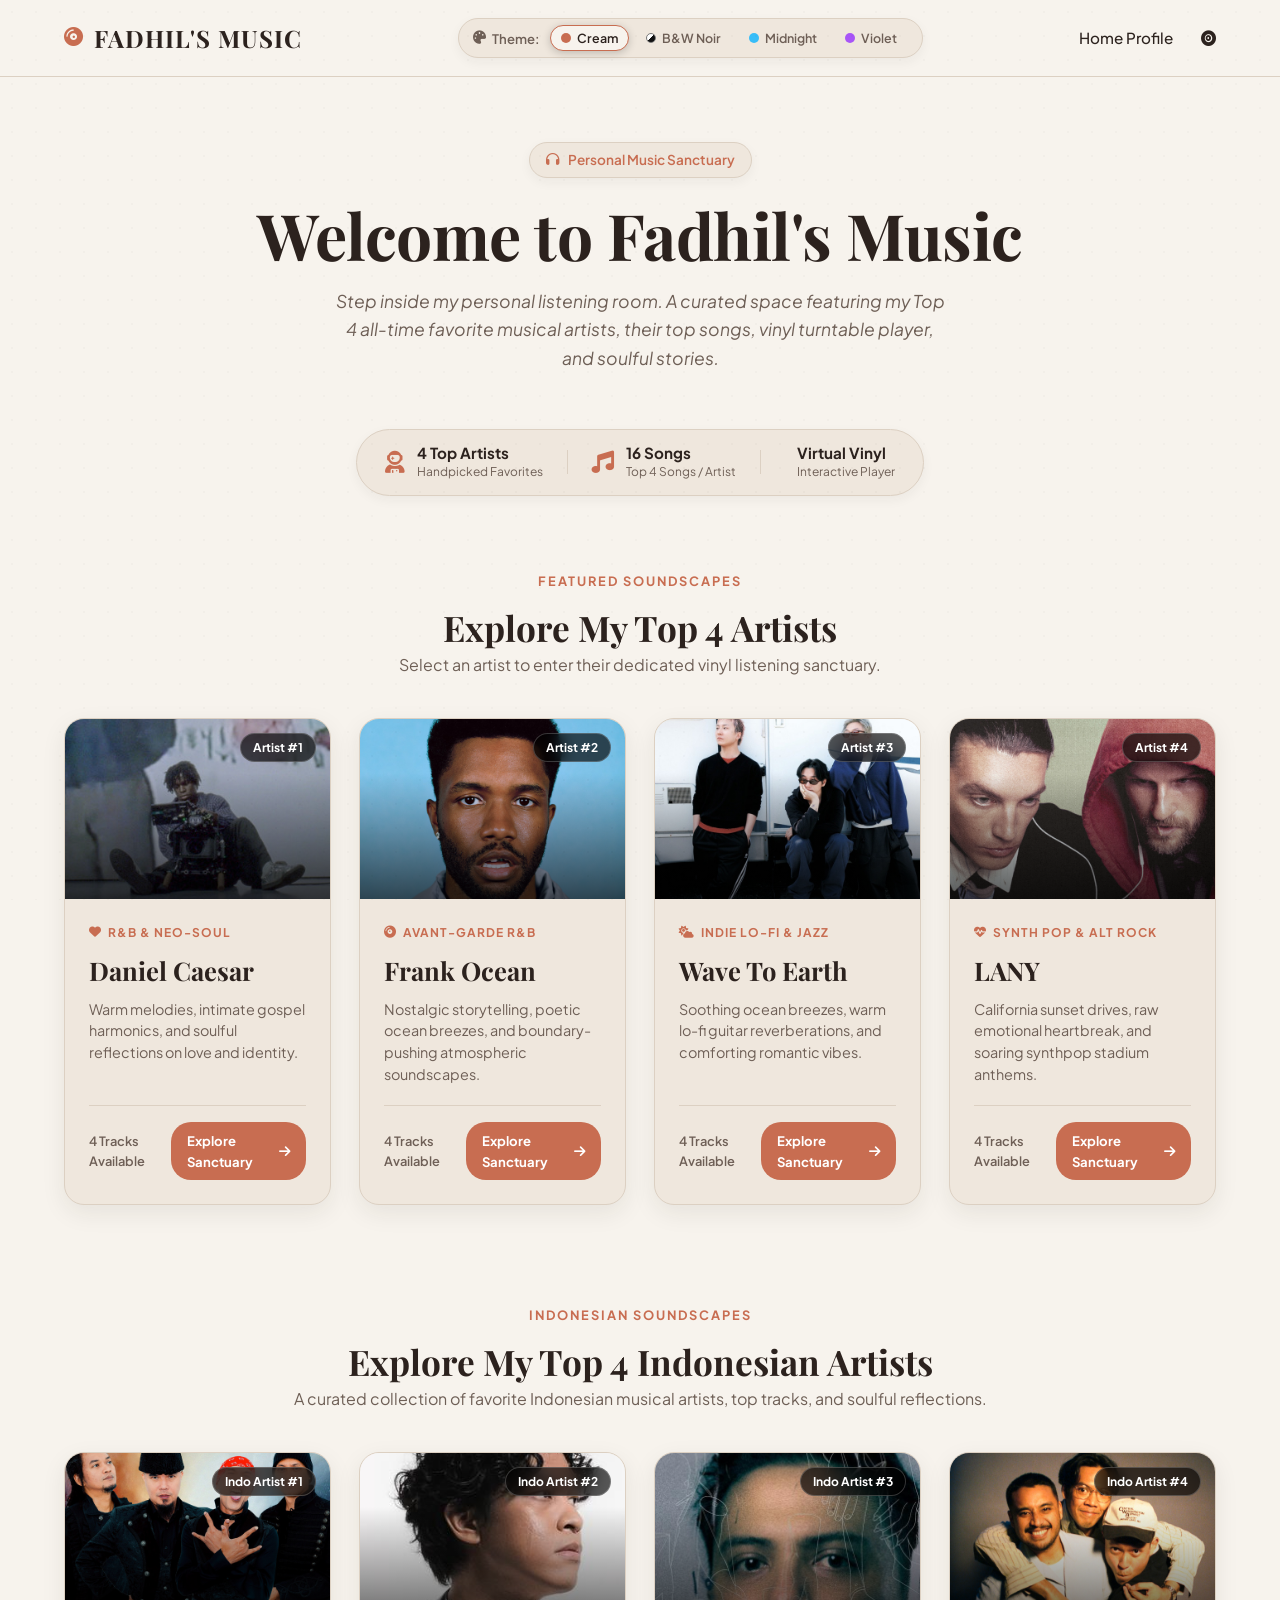
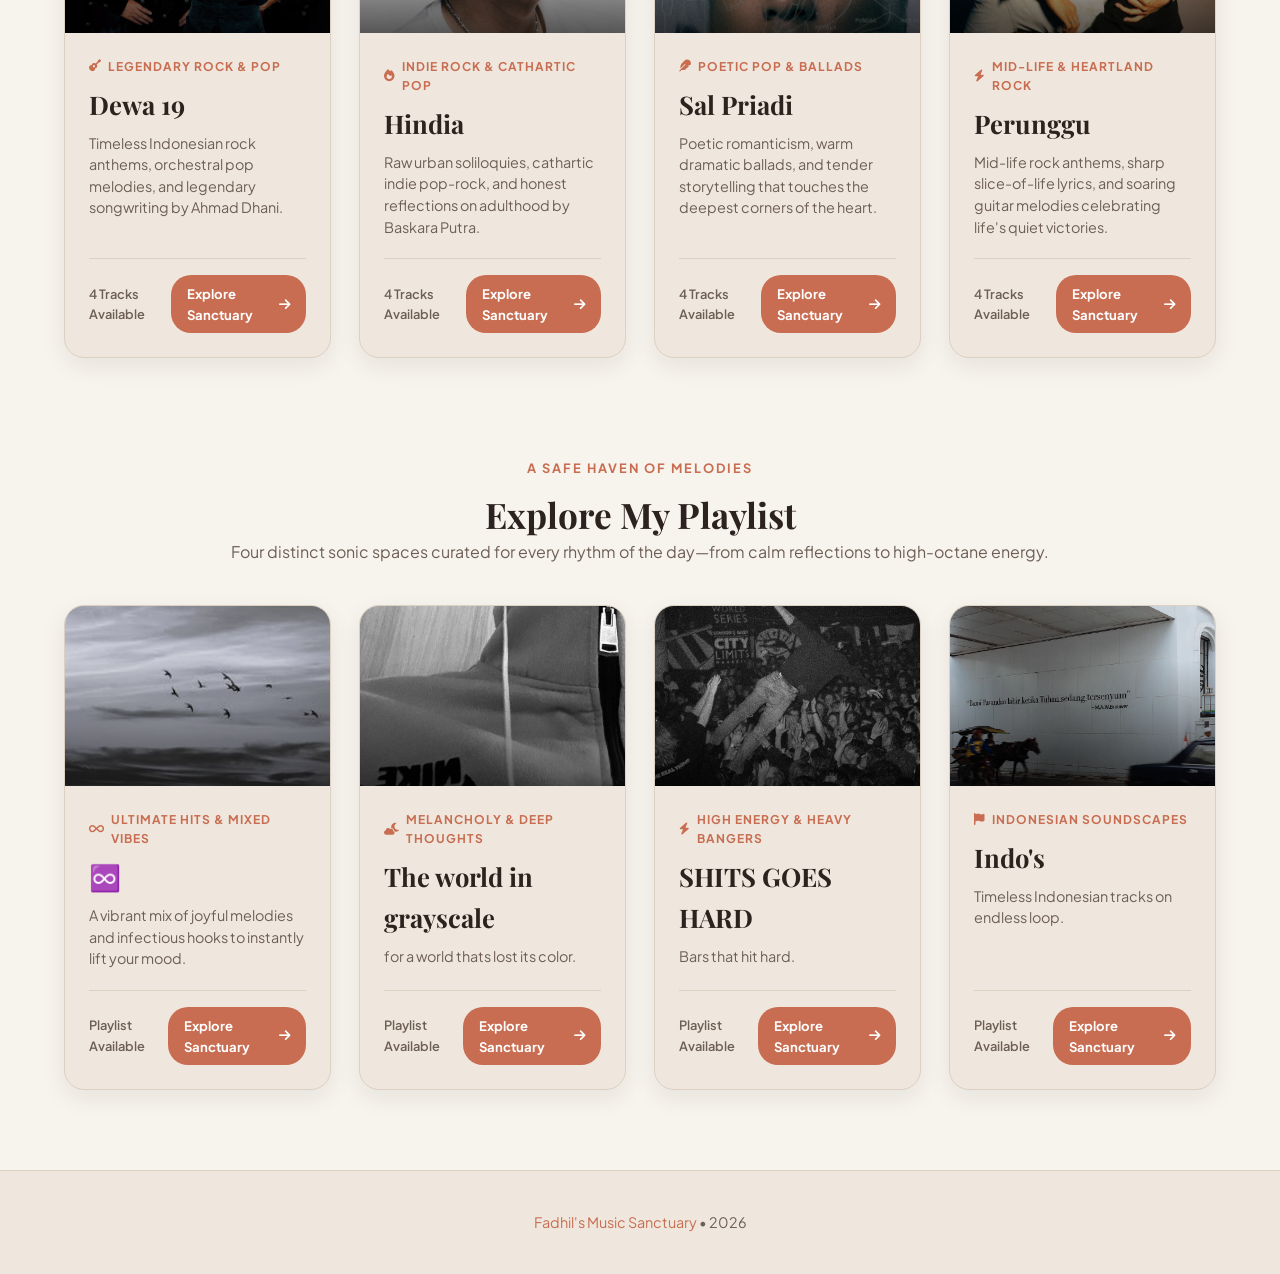
<file: index.html>
<!DOCTYPE html>
<html lang="id">
<head>
  <meta charset="UTF-8" />
  <meta name="viewport" content="width=device-width, initial-scale=1.0" />
  <title>Fadhil's Music — Top 4 Favorite Artists Sanctuary</title>
  <meta name="description" content="Welcome to Fadhil's Music sanctuary. Explore Fadhil's Top 4 favorite artists: Daniel Caesar, Frank Ocean, Wave To Earth, and LANY." />

  <!-- Google Fonts -->
  <link rel="preconnect" href="https://fonts.googleapis.com">
  <link rel="preconnect" href="https://fonts.gstatic.com" crossorigin>
  <link href="https://fonts.googleapis.com/css2?family=Caveat:wght@500;700&family=Playfair+Display:ital,wght@0,400;0,600;0,700;1,400&family=Plus+Jakarta+Sans:wght@300;400;500;600;700&display=swap" rel="stylesheet">

  <!-- Font Awesome Icons -->
  <link rel="stylesheet" href="https://cdnjs.cloudflare.com/ajax/libs/font-awesome/6.4.0/css/all.min.css" />

  <!-- External Stylesheet -->
  <link rel="stylesheet" href="styles.css?v=20261001_v1006" />
</head>
<body>

  <!-- GLOBAL NAVIGATION HEADER -->
  <header>
    <div class="container nav-wrapper">
      <a href="index.html" class="logo">
        <i class="fa-solid fa-compact-disc"></i>
        <span>FADHIL'S MUSIC</span>
      </a>

      <!-- INDEX THEME PICKER (Only Active on Index Page) -->
      <div class="theme-switcher-wrap" id="theme-switcher-wrap">
        <span class="theme-switcher-label"><i class="fa-solid fa-palette"></i> Theme:</span>
        <div class="theme-picker-pills">
          <button class="theme-picker-btn active" onclick="setIndexTheme('vintage-cream')" data-theme-val="vintage-cream" title="Vintage Cream">
            <span class="theme-dot dot-cream"></span> Cream
          </button>
          <button class="theme-picker-btn" onclick="setIndexTheme('black-white')" data-theme-val="black-white" title="Black & White Noir">
            <span class="theme-dot dot-bw"></span> B&W Noir
          </button>
          <button class="theme-picker-btn" onclick="setIndexTheme('midnight-dark')" data-theme-val="midnight-dark" title="Midnight Dark">
            <span class="theme-dot dot-dark"></span> Midnight
          </button>
          <button class="theme-picker-btn" onclick="setIndexTheme('neon-violet')" data-theme-val="neon-violet" title="Neon Violet">
            <span class="theme-dot dot-violet"></span> Violet
          </button>
        </div>
      </div>

      <ul class="nav-links">
        <li><a href="index.html" class="nav-item active">Home Profile</a></li>
        <li><a href="pages/lany.html" class="nav-item nav-btn-dc active">
          <i class="fa-solid fa-record-vinyl"></i> 
        </a>
        </li>
      </ul>
    </div>
  </header>

  <!-- MAIN LANDING CONTENT -->
  <main>
    <!-- HERO PROFILE SECTION -->
    <section class="landing-hero-section">
      <div class="container">
        <div class="hero-badge">
          <i class="fa-solid fa-headphones"></i> Personal Music Sanctuary
        </div>
        <h1 class="hero-title">Welcome to Fadhil's Music</h1>
        <p class="hero-subtitle">
          Step inside my personal listening room. A curated space featuring my Top 4 all-time favorite musical artists, their top songs, vinyl turntable player, and soulful stories.
        </p>

        <!-- VIBE STATS BAR -->
        <div class="vibe-stats-bar">
          <div class="vibe-stat-item">
            <i class="fa-solid fa-user-astronaut"></i>
            <div>
              <span class="vibe-stat-val">4 Top Artists</span>
              <span class="vibe-stat-lbl">Handpicked Favorites</span>
            </div>
          </div>
          <div class="vibe-stat-divider"></div>
          <div class="vibe-stat-item">
            <i class="fa-solid fa-music"></i>
            <div>
              <span class="vibe-stat-val">16 Songs</span>
              <span class="vibe-stat-lbl">Top 4 Songs / Artist</span>
            </div>
          </div>
          <div class="vibe-stat-divider"></div>
          <div class="vibe-stat-item">
            <i class="fa-solid fa-turntable"></i>
            <div>
              <span class="vibe-stat-val">Virtual Vinyl</span>
              <span class="vibe-stat-lbl">Interactive Player</span>
            </div>
          </div>
        </div>
      </div>
    </section>

    <!-- TOP 4 ARTISTS GRID SECTION -->
    <section class="artists-grid-section" id="artists">
      <div class="container">
        <div class="section-title-wrap">
          <span class="section-tag">Featured Soundscapes</span>
          <h2 class="section-title">Explore My Top 4 Artists</h2>
          <p class="section-desc">Select an artist to enter their dedicated vinyl listening sanctuary.</p>
        </div>

        <div class="artists-grid">
          <!-- ARTIST CARD 1: DANIEL CAESAR -->
          <a href="pages/daniel-caesar.html" class="artist-card active-card">
            <div class="artist-card-banner" style="background-image: url('assets/images/Daniel%20Caesar.jfif');">
              <span class="artist-badge">Artist #1</span>
              <div class="artist-card-overlay"></div>
            </div>
            <div class="artist-card-body">
              <div class="artist-genre-pill"><i class="fa-solid fa-heart"></i> R&B & Neo-Soul</div>
              <h3 class="artist-name">Daniel Caesar</h3>
              <p class="artist-bio">Warm melodies, intimate gospel harmonics, and soulful reflections on love and identity.</p>
              <div class="artist-card-footer">
                <span class="artist-song-count">4 Tracks Available</span>
                <span class="btn-explore-artist">
                  Explore Sanctuary <i class="fa-solid fa-arrow-right"></i>
                </span>
              </div>
            </div>
          </a>

          <!-- ARTIST CARD 2: FRANK OCEAN -->
          <a href="pages/frank-ocean.html" class="artist-card">
            <div class="artist-card-banner" style="background-image: url('assets/images/Frank%20Ocean.jfif');">
              <span class="artist-badge">Artist #2</span>
              <div class="artist-card-overlay"></div>
            </div>
            <div class="artist-card-body">
              <div class="artist-genre-pill"><i class="fa-solid fa-compact-disc"></i> Avant-Garde R&B</div>
              <h3 class="artist-name">Frank Ocean</h3>
              <p class="artist-bio">Nostalgic storytelling, poetic ocean breezes, and boundary-pushing atmospheric soundscapes.</p>
              <div class="artist-card-footer">
                <span class="artist-song-count">4 Tracks Available</span>
                <span class="btn-explore-artist">
                  Explore Sanctuary <i class="fa-solid fa-arrow-right"></i>
                </span>
              </div>
            </div>
          </a>

          <!-- ARTIST CARD 3: WAVE TO EARTH -->
          <a href="pages/wave-to-earth.html" class="artist-card">
            <div class="artist-card-banner" style="background-image: url('assets/images/Wave To Earth.jfif');">
              <span class="artist-badge">Artist #3</span>
              <div class="artist-card-overlay"></div>
            </div>
            <div class="artist-card-body">
              <div class="artist-genre-pill"><i class="fa-solid fa-cloud-sun"></i> Indie Lo-Fi & Jazz</div>
              <h3 class="artist-name">Wave To Earth</h3>
              <p class="artist-bio">Soothing ocean breezes, warm lo-fi guitar reverberations, and comforting romantic vibes.</p>
              <div class="artist-card-footer">
                <span class="artist-song-count">4 Tracks Available</span>
                <span class="btn-explore-artist">
                  Explore Sanctuary <i class="fa-solid fa-arrow-right"></i>
                </span>
              </div>
            </div>
          </a>

          <!-- ARTIST CARD 4: LANY -->
          <a href="pages/lany.html" class="artist-card">
            <div class="artist-card-banner" style="background-image: url('assets/images/LANY.jfif');">
              <span class="artist-badge">Artist #4</span>
              <div class="artist-card-overlay"></div>
            </div>
            <div class="artist-card-body">
              <div class="artist-genre-pill"><i class="fa-solid fa-heart-pulse"></i> Synth Pop & Alt Rock</div>
              <h3 class="artist-name">LANY</h3>
              <p class="artist-bio">California sunset drives, raw emotional heartbreak, and soaring synthpop stadium anthems.</p>
              <div class="artist-card-footer">
                <span class="artist-song-count">4 Tracks Available</span>
                <span class="btn-explore-artist">
                  Explore Sanctuary <i class="fa-solid fa-arrow-right"></i>
                </span>
              </div>
            </div>
          </a>
        </div>
      </div>
    </section>

    <!-- TOP 4 INDONESIAN ARTISTS GRID SECTION -->
    <section class="artists-grid-section indo-artists-section" id="indo-artists">
      <div class="container">
        <div class="section-title-wrap">
          <span class="section-tag">Indonesian Soundscapes</span>
          <h2 class="section-title">Explore My Top 4 Indonesian Artists</h2>
          <p class="section-desc">A curated collection of favorite Indonesian musical artists, top tracks, and soulful reflections.</p>
        </div>

        <div class="artists-grid">
          <!-- INDO ARTIST 1: DEWA 19 -->
          <a href="pages/dewa-19.html" class="artist-card">
            <div class="artist-card-banner" style="background-image: url('assets/images/Dewa 19.jfif');">
              <span class="artist-badge">Indo Artist #1</span>
              <div class="artist-card-overlay"></div>
            </div>
            <div class="artist-card-body">
              <div class="artist-genre-pill"><i class="fa-solid fa-guitar"></i> Legendary Rock & Pop</div>
              <h3 class="artist-name">Dewa 19</h3>
              <p class="artist-bio">Timeless Indonesian rock anthems, orchestral pop melodies, and legendary songwriting by Ahmad Dhani.</p>
              <div class="artist-card-footer">
                <span class="artist-song-count">4 Tracks Available</span>
                <span class="btn-explore-artist">
                  Explore Sanctuary <i class="fa-solid fa-arrow-right"></i>
                </span>
              </div>
            </div>
          </a>

          <!-- INDO ARTIST 2: HINDIA -->
          <a href="pages/hindia.html" class="artist-card">
            <div class="artist-card-banner" style="background-image: url('assets/images/Hindia.jfif');">
              <span class="artist-badge">Indo Artist #2</span>
              <div class="artist-card-overlay"></div>
            </div>
            <div class="artist-card-body">
              <div class="artist-genre-pill"><i class="fa-solid fa-fire"></i> Indie Rock & Cathartic Pop</div>
              <h3 class="artist-name">Hindia</h3>
              <p class="artist-bio">Raw urban soliloquies, cathartic indie pop-rock, and honest reflections on adulthood by Baskara Putra.</p>
              <div class="artist-card-footer">
                <span class="artist-song-count">4 Tracks Available</span>
                <span class="btn-explore-artist">
                  Explore Sanctuary <i class="fa-solid fa-arrow-right"></i>
                </span>
              </div>
            </div>
          </a>

          <!-- INDO ARTIST 3: SAL PRIADI -->
          <a href="pages/sal-priadi.html" class="artist-card">
            <div class="artist-card-banner" style="background-image: url('assets/images/Sal Priadi.jfif');">
              <span class="artist-badge">Indo Artist #3</span>
              <div class="artist-card-overlay"></div>
            </div>
            <div class="artist-card-body">
              <div class="artist-genre-pill"><i class="fa-solid fa-feather"></i> Poetic Pop & Ballads</div>
              <h3 class="artist-name">Sal Priadi</h3>
              <p class="artist-bio">Poetic romanticism, warm dramatic ballads, and tender storytelling that touches the deepest corners of the heart.</p>
              <div class="artist-card-footer">
                <span class="artist-song-count">4 Tracks Available</span>
                <span class="btn-explore-artist">
                  Explore Sanctuary <i class="fa-solid fa-arrow-right"></i>
                </span>
              </div>
            </div>
          </a>

          <!-- INDO ARTIST 4: PERUNGGU -->
          <a href="pages/perunggu.html" class="artist-card">
            <div class="artist-card-banner" style="background-image: url('assets/images/Perunggu.jfif');">
              <span class="artist-badge">Indo Artist #4</span>
              <div class="artist-card-overlay"></div>
            </div>
            <div class="artist-card-body">
              <div class="artist-genre-pill"><i class="fa-solid fa-bolt"></i> Mid-Life & Heartland Rock</div>
              <h3 class="artist-name">Perunggu</h3>
              <p class="artist-bio">Mid-life rock anthems, sharp slice-of-life lyrics, and soaring guitar melodies celebrating life's quiet victories.</p>
              <div class="artist-card-footer">
                <span class="artist-song-count">4 Tracks Available</span>
                <span class="btn-explore-artist">
                  Explore Sanctuary <i class="fa-solid fa-arrow-right"></i>
                </span>
              </div>
            </div>
          </a>
        </div>
      </div>
    </section>

    <!-- CURATED PLAYLISTS SECTION (MULTI-ARTIST & MULTI-SONG) -->
    <section class="artists-grid-section indo-artists-section" id="indo-artists">
      <div class="container">
        <div class="section-title-wrap">
          <span class="section-tag">A SAFE HAVEN OF MELODIES</span>
          <h2 class="section-title">Explore My Playlist</h2>
          <p class="section-desc">Four distinct sonic spaces curated for every rhythm of the day—from calm reflections to high-octane energy.</p>
        </div>

        <div class="artists-grid">
          <!-- PLAYLIST 1: ♾️ -->
          <a href="pages/playlist-infinity.html" class="artist-card">
            <div class="artist-card-banner" style="background-image: url('assets/images/sky.jpg');">
              <div class="artist-card-overlay"></div>
            </div>
            <div class="artist-card-body">
              <div class="artist-genre-pill"><i class="fa-solid fa-infinity"></i> Ultimate Hits & Mixed Vibes</div>
              <h3 class="artist-name">♾️</h3>
              <p class="artist-bio">A vibrant mix of joyful melodies and infectious hooks to instantly lift your mood.</p>
              <div class="artist-card-footer">
                <span class="artist-song-count">Playlist Available</span>
                <span class="btn-explore-artist">
                  Explore Sanctuary <i class="fa-solid fa-arrow-right"></i>
                </span>
              </div>
            </div>
          </a>

          <!-- PLAYLIST 2: THE WORLD IN GRAYSCALE -->
          <a href="pages/playlist-grayscale.html" class="artist-card">
            <div class="artist-card-banner" style="background-image: url('assets/images/grayscale.jfif');">
              <div class="artist-card-overlay"></div>
            </div>
            <div class="artist-card-body">
              <div class="artist-genre-pill"><i class="fa-solid fa-cloud-moon"></i> Melancholy & Deep Thoughts</div>
              <h3 class="artist-name">The world in grayscale</h3>
              <p class="artist-bio">for a world thats lost its color.</p>
              <div class="artist-card-footer">
                <span class="artist-song-count">Playlist Available</span>
                <span class="btn-explore-artist">
                  Explore Sanctuary <i class="fa-solid fa-arrow-right"></i>
                </span>
              </div>
            </div>
          </a>

          <!-- PLAYLIST 3: SHIT GOES HARD -->
          <a href="pages/playlist-hard.html" class="artist-card">
            <div class="artist-card-banner" style="background-image: url('assets/images/hardd.jpg');">
              <div class="artist-card-overlay"></div>
            </div>
            <div class="artist-card-body">
              <div class="artist-genre-pill"><i class="fa-solid fa-bolt"></i> High Energy & Heavy Bangers</div>
              <h3 class="artist-name">SHITS GOES HARD</h3>
              <p class="artist-bio">Bars that hit hard.</p>
              <div class="artist-card-footer">
                <span class="artist-song-count">Playlist Available</span>
                <span class="btn-explore-artist">
                  Explore Sanctuary <i class="fa-solid fa-arrow-right"></i>
                </span>
              </div>
            </div>
          </a>

          <!-- PLAYLIST 4: INDO'S -->
          <a href="pages/playlist-indos.html" class="artist-card">
            <div class="artist-card-banner" style="background-image: url('assets/images/indo.jfif');">
              <div class="artist-card-overlay"></div>
            </div>
            <div class="artist-card-body">
              <div class="artist-genre-pill"><i class="fa-solid fa-flag"></i> Indonesian Soundscapes</div>
              <h3 class="artist-name">Indo's</h3>
              <p class="artist-bio">Timeless Indonesian tracks on endless loop.</p>
              <div class="artist-card-footer">
                <span class="artist-song-count">Playlist Available</span>
                <span class="btn-explore-artist">
                  Explore Sanctuary <i class="fa-solid fa-arrow-right"></i>
                </span>
              </div>
            </div>
          </a>
        </div>
      </div>
    </section>

  </main>

  <!-- FOOTER -->
  <footer>
    <div class="container">
      <p><span>Fadhil's Music Sanctuary</span> &bull; 2026</p>
    </div>
  </footer>

  <!-- External JavaScript -->
  <script src="script.js?v=20261001_v1006"></script>
</body>
</html>
</file>
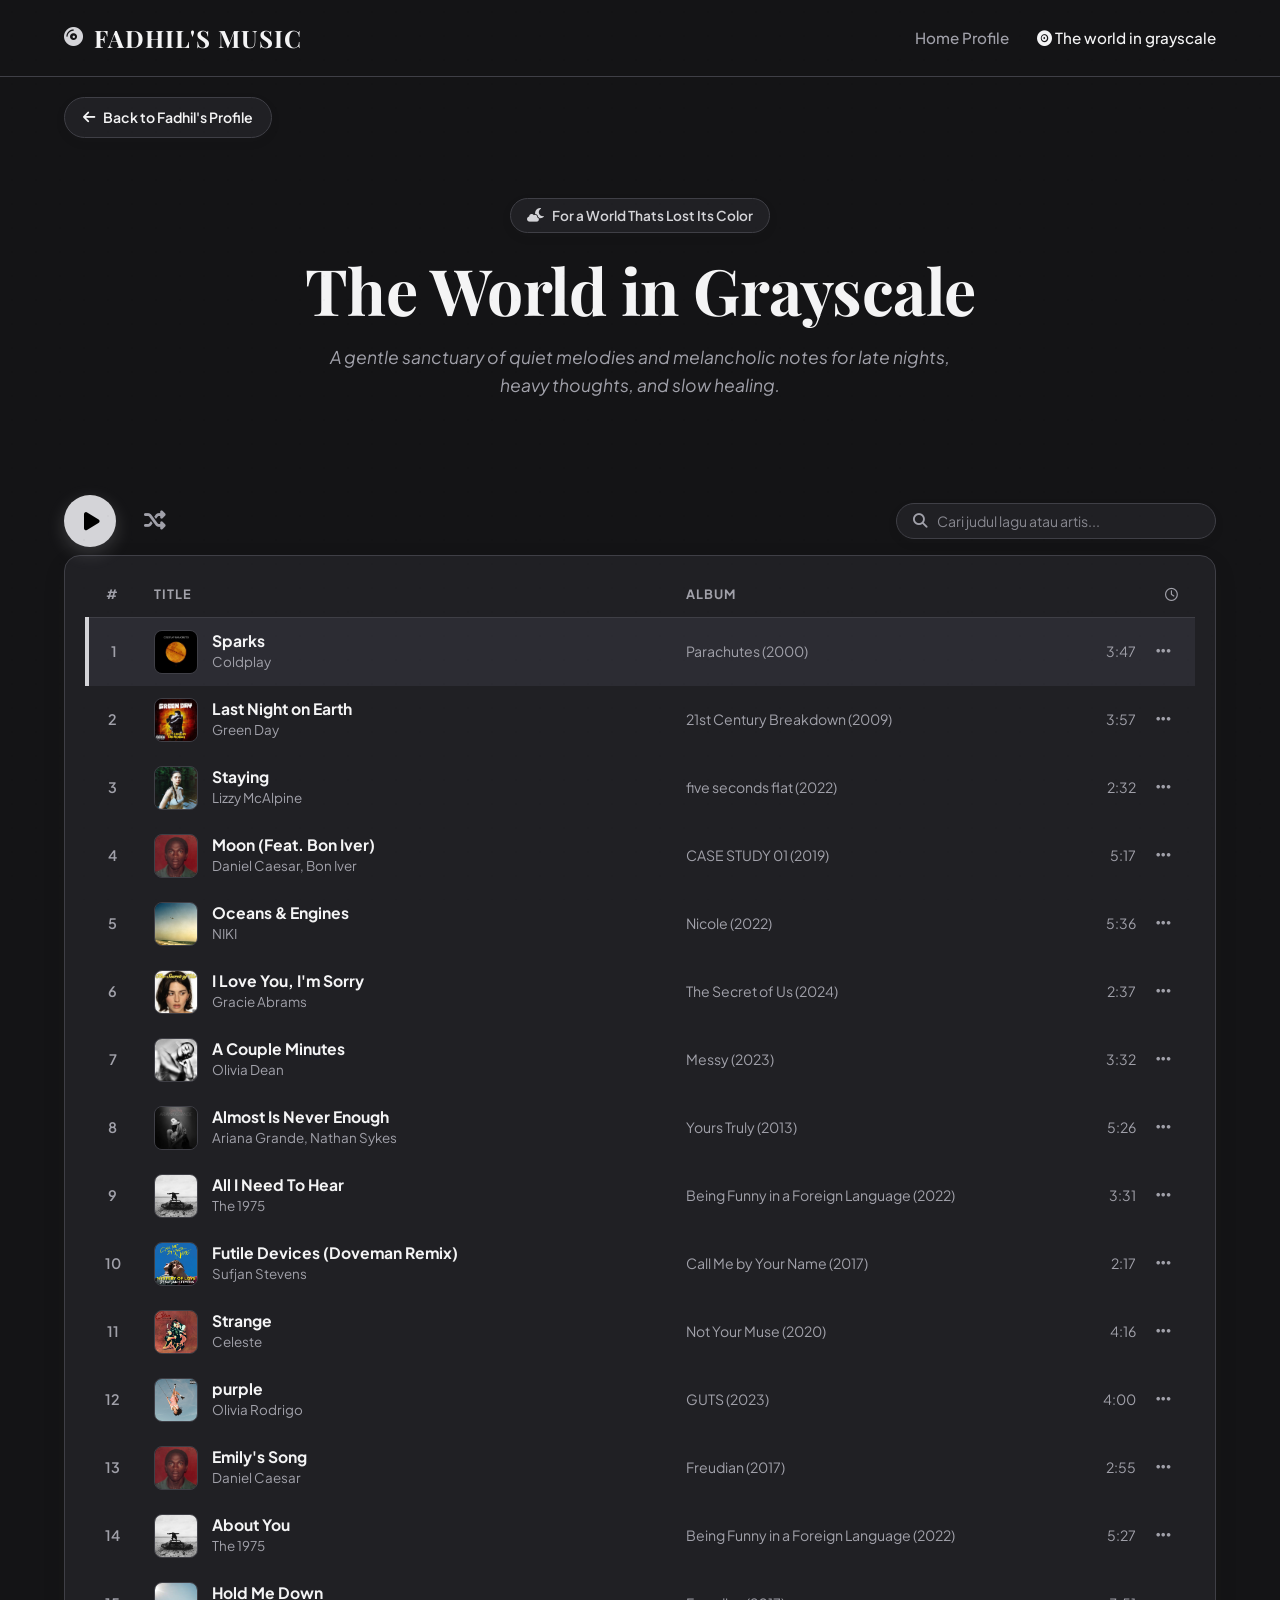
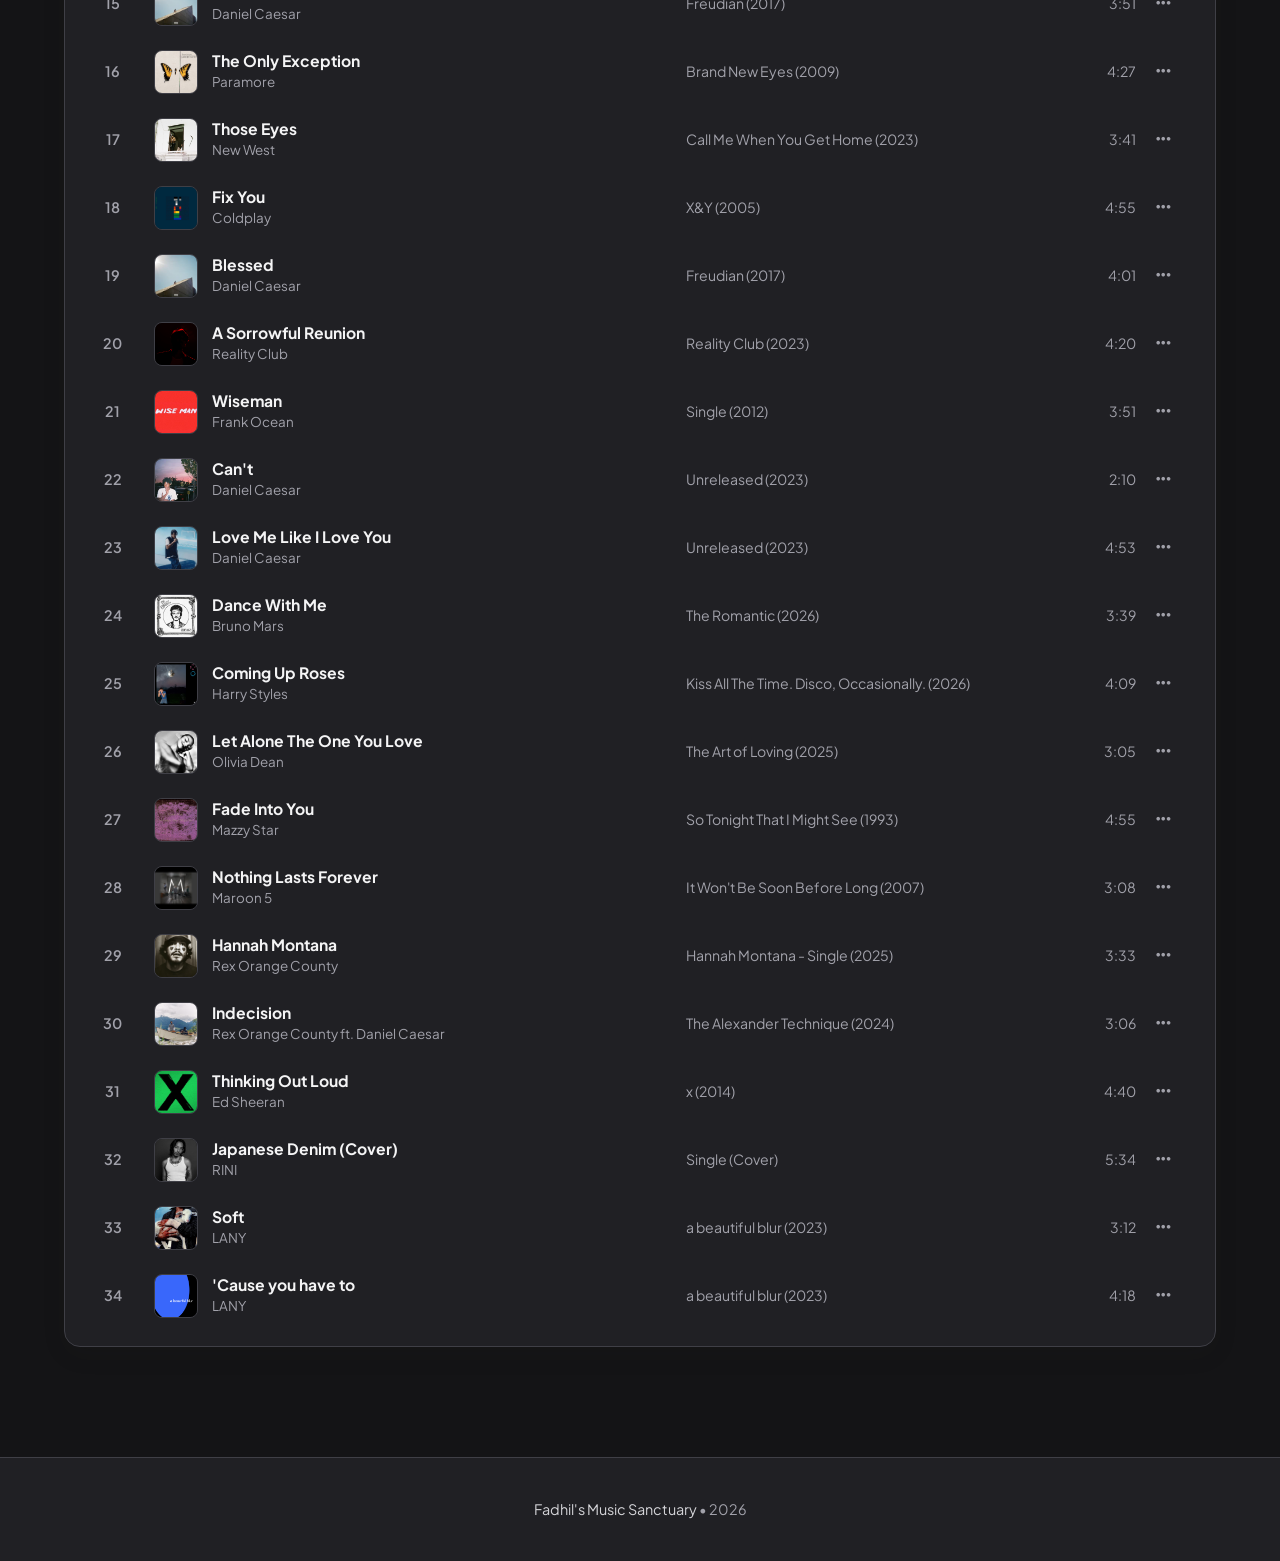
<file: pages/playlist-grayscale.html>
<!DOCTYPE html>
<html lang="id" data-theme="wont-live-here">
<head>
  <meta charset="UTF-8" />
  <meta name="viewport" content="width=device-width, initial-scale=1.0" />
  <title>The World in Grayscale — Fadhil's Music Sanctuary</title>
  <meta name="description" content="The World in Grayscale dedicated vinyl listening room with 3D album sleeves and modal stories." />

  <!-- Google Fonts -->
  <link rel="preconnect" href="https://fonts.googleapis.com">
  <link rel="preconnect" href="https://fonts.gstatic.com" crossorigin>
  <link href="https://fonts.googleapis.com/css2?family=Caveat:wght@500;700&family=Playfair+Display:ital,wght@0,400;0,600;0,700;1,400&family=Plus+Jakarta+Sans:wght@300;400;500;600;700&display=swap" rel="stylesheet">

  <!-- Font Awesome Icons -->
  <link rel="stylesheet" href="https://cdnjs.cloudflare.com/ajax/libs/font-awesome/6.4.0/css/all.min.css" />

  <!-- External Stylesheet -->
  <link rel="stylesheet" href="../styles.css?v=20261001_v1006" />
</head>
<body data-artist="playlist-grayscale">

  <!-- GLOBAL NAVIGATION HEADER -->
  <header>
    <div class="container nav-wrapper">
      <a href="../index.html" class="logo">
        <i class="fa-solid fa-compact-disc"></i>
        <span>FADHIL'S MUSIC</span>
      </a>

      <ul class="nav-links">
        <li><a href="../index.html" class="nav-item">Home Profile</a></li>
        <li class="nav-dropdown-wrap">
          <a href="playlist-grayscale.html" class="nav-item nav-btn-dc active">
            <i class="fa-solid fa-record-vinyl"></i> The world in grayscale
          </a>
        </li>
      </ul>
    </div>
  </header>

  <!-- BACK TO HOME TOP BAR -->
  <div class="artist-top-bar">
    <div class="container">
      <a href="../index.html" class="btn-back-home">
        <i class="fa-solid fa-arrow-left"></i> Back to Fadhil's Profile
      </a>
    </div>
  </div>

  <main style="padding-bottom: 110px;">
    <!-- HERO SECTION -->
    <section class="hero-section">
      <div class="container">
        <div class="hero-badge">
          <i class="fa-solid fa-cloud-moon"></i> For a World Thats Lost Its Color
        </div>
        <h1 class="hero-title">The World in Grayscale</h1>
        <p class="hero-subtitle">
          A gentle sanctuary of quiet melodies and melancholic notes for late nights, heavy thoughts, and slow healing.
        </p>
      </div>
    </section>

    <!-- SPOTIFY-STYLE TRACKLIST TABLE SECTION -->
    <section class="playlist-section">
      <div class="container">
        <div class="playlist-controls-bar">
          <div class="playlist-action-btns">
            <button class="btn-playlist-play" id="btn-playlist-play" title="Play / Pause Playlist">
              <i class="fa-solid fa-play" id="btn-playlist-play-icon"></i>
            </button>
            <button class="btn-playlist-shuffle" id="btn-playlist-shuffle" title="Shuffle (Acak Lagu)">
              <i class="fa-solid fa-shuffle"></i>
            </button>
          </div>
          <div class="playlist-search-wrap">
            <i class="fa-solid fa-magnifying-glass"></i>
            <input type="text" id="playlist-search-input" placeholder="Cari judul lagu atau artis..." />
          </div>
        </div>
        <div class="playlist-table-container">
          <table class="playlist-table">
            <thead>
              <tr>
                <th style="width: 50px; text-align: center;">#</th>
                <th>Title</th>
                <th>Album</th>
                <th style="width: 130px; text-align: right;"><i class="fa-regular fa-clock"></i></th>
              </tr>
            </thead>
            <tbody id="playlist-table-body">
              <!-- Dynamically populated by JS -->
            </tbody>
          </table>
        </div>
      </div>
    </section>
  </main>

  <!-- PERSISTENT SPOTIFY BOTTOM PLAYER -->
  <div class="spotify-bottom-player" id="spotify-bottom-player">
    <div class="spotify-now-playing">
      <img src="../assets/images/Sparks.jfif" id="sp-cover" alt="Track Cover" />
      <div class="spotify-song-info">
        <span class="spotify-song-title" id="sp-title">Sparks</span>
        <span class="spotify-song-artist" id="sp-artist">Coldplay</span>
      </div>
    </div>

    <div class="spotify-center-controls">
      <div class="spotify-buttons-row">
        <button class="spotify-btn-ctrl" id="sp-btn-shuffle" title="Shuffle (Acak Lagu)">
          <i class="fa-solid fa-shuffle"></i>
        </button>
        <button class="spotify-btn-ctrl" id="sp-btn-prev" title="Previous Track">
          <i class="fa-solid fa-backward-step"></i>
        </button>
        <button class="spotify-btn-ctrl spotify-btn-play" id="sp-btn-play" title="Play / Pause">
          <i class="fa-solid fa-play" id="sp-play-icon"></i>
        </button>
        <button class="spotify-btn-ctrl" id="sp-btn-next" title="Next Track">
          <i class="fa-solid fa-forward-step"></i>
        </button>
        <button class="spotify-btn-ctrl" id="sp-btn-repeat" title="Repeat (Ulang Lagu)">
          <i class="fa-solid fa-repeat"></i>
        </button>
      </div>

      <div class="spotify-progress-wrap">
        <span class="spotify-time-str" id="curr-time">0:00</span>
        <div class="progress-bar-bg" id="progress-bg" style="flex: 1;">
          <div class="progress-bar-fill" id="progress-fill"></div>
        </div>
        <span class="spotify-time-str" id="total-time">3:47</span>
      </div>
    </div>

    <div class="spotify-right-controls">
      <button class="spotify-btn-ctrl" id="sp-btn-queue" title="Antrean Pemutaran (Queue)">
        <i class="fa-solid fa-list-ul"></i>
      </button>
      <i class="fa-solid fa-volume-high" id="vol-icon" title="Mute / Unmute" style="cursor: pointer; color: var(--text-muted);"></i>
      <input type="range" class="volume-slider" id="vol-slider" min="0" max="1" step="0.05" value="0.8" style="width: 90px;" />
    </div>
  </div>

  <!-- FOOTER -->
  <footer>
    <div class="container">
      <p><span>Fadhil's Music Sanctuary</span> &bull; 2026</p>
    </div>
  </footer>

  <audio id="audio-element"></audio>
  <script src="../script.js?v=20261125_pure_webm"></script>
</body>
</html>
</file>
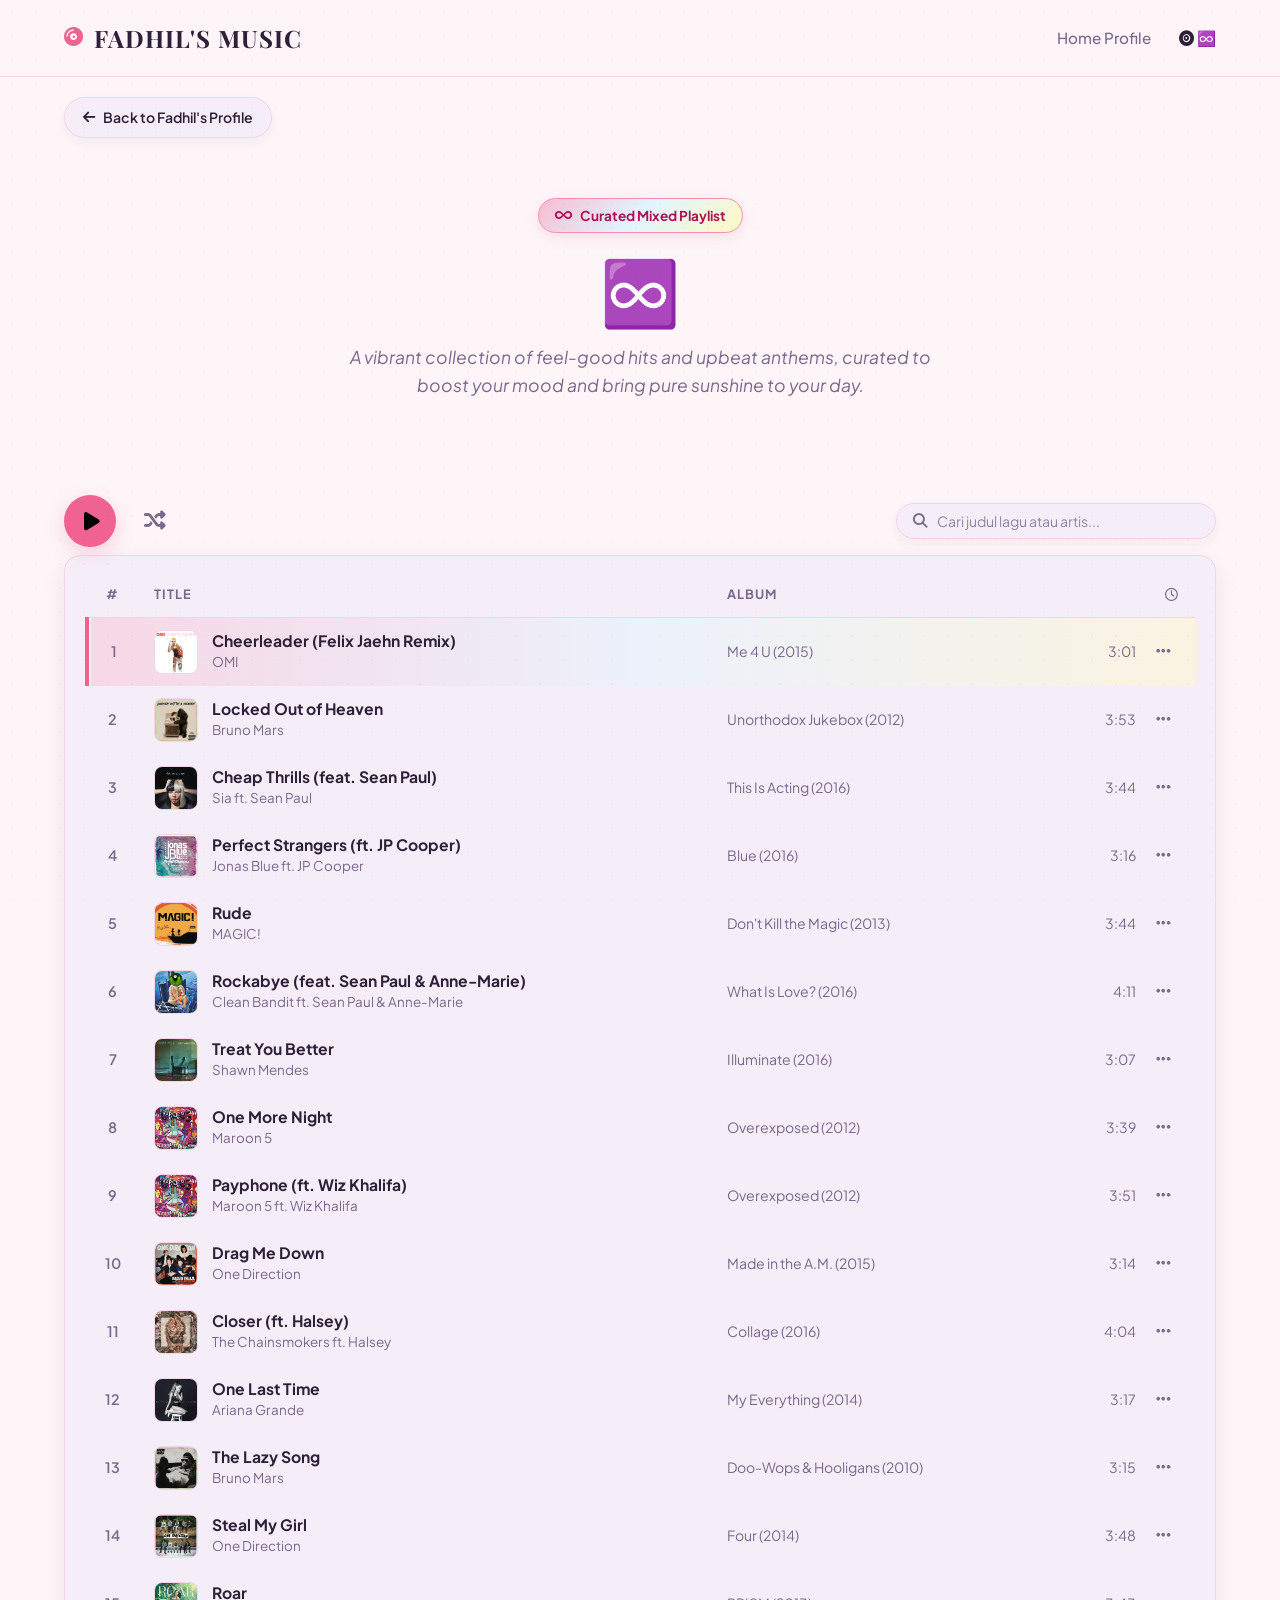
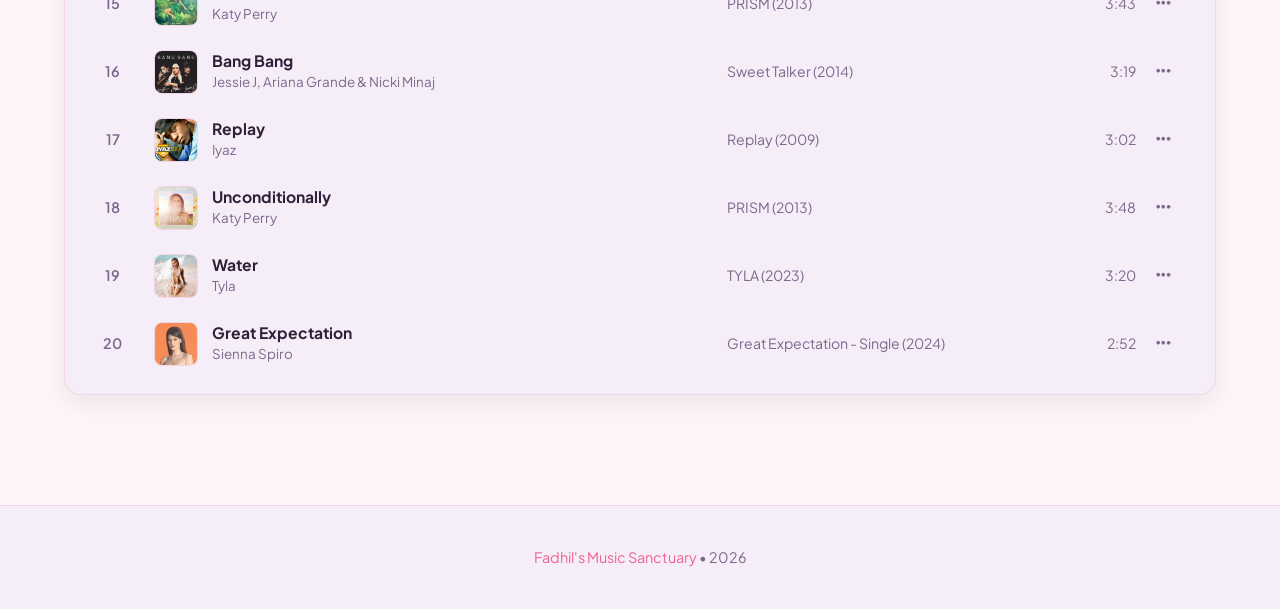
<file: pages/playlist-infinity.html>
<!DOCTYPE html>
<html lang="id" data-theme="wont-live-here">
<head>
  <meta charset="UTF-8" />
  <meta name="viewport" content="width=device-width, initial-scale=1.0" />
  <title>♾️ Playlist — Fadhil's Music Sanctuary</title>
  <meta name="description" content="♾️ dedicated vinyl listening room with 3D album sleeves and modal stories." />

  <!-- Google Fonts -->
  <link rel="preconnect" href="https://fonts.googleapis.com">
  <link rel="preconnect" href="https://fonts.gstatic.com" crossorigin>
  <link href="https://fonts.googleapis.com/css2?family=Caveat:wght@500;700&family=Playfair+Display:ital,wght@0,400;0,600;0,700;1,400&family=Plus+Jakarta+Sans:wght@300;400;500;600;700&display=swap" rel="stylesheet">

  <!-- Font Awesome Icons -->
  <link rel="stylesheet" href="https://cdnjs.cloudflare.com/ajax/libs/font-awesome/6.4.0/css/all.min.css" />

  <!-- External Stylesheet -->
  <link rel="stylesheet" href="../styles.css?v=20261001_v1006" />
</head>
<body data-artist="playlist-infinity">

  <!-- GLOBAL NAVIGATION HEADER -->
  <header>
    <div class="container nav-wrapper">
      <a href="../index.html" class="logo">
        <i class="fa-solid fa-compact-disc"></i>
        <span>FADHIL'S MUSIC</span>
      </a>

      <ul class="nav-links">
        <li><a href="../index.html" class="nav-item">Home Profile</a></li>
        <li class="nav-dropdown-wrap">
          <a href="playlist-infinity.html" class="nav-item nav-btn-dc active">
            <i class="fa-solid fa-record-vinyl"></i> ♾️
          </a>
        </li>
      </ul>
    </div>
  </header>

  <!-- BACK TO HOME TOP BAR -->
  <div class="artist-top-bar">
    <div class="container">
      <a href="../index.html" class="btn-back-home">
        <i class="fa-solid fa-arrow-left"></i> Back to Fadhil's Profile
      </a>
    </div>
  </div>

  <main style="padding-bottom: 110px;">
    <!-- HERO SECTION -->
    <section class="hero-section">
      <div class="container">
        <div class="hero-badge">
          <i class="fa-solid fa-infinity"></i> Curated Mixed Playlist
        </div>
        <h1 class="hero-title"><span class="hero-emoji">♾️</span></h1>
        <p class="hero-subtitle">
          A vibrant collection of feel-good hits and upbeat anthems, curated to boost your mood and bring pure sunshine to your day.
        </p>
      </div>
    </section>

    <!-- SPOTIFY-STYLE TRACKLIST TABLE SECTION -->
    <section class="playlist-section">
      <div class="container">
        <div class="playlist-controls-bar">
          <div class="playlist-action-btns">
            <button class="btn-playlist-play" id="btn-playlist-play" title="Play / Pause Playlist">
              <i class="fa-solid fa-play" id="btn-playlist-play-icon"></i>
            </button>
            <button class="btn-playlist-shuffle" id="btn-playlist-shuffle" title="Shuffle (Acak Lagu)">
              <i class="fa-solid fa-shuffle"></i>
            </button>
          </div>
          <div class="playlist-search-wrap">
            <i class="fa-solid fa-magnifying-glass"></i>
            <input type="text" id="playlist-search-input" placeholder="Cari judul lagu atau artis..." />
          </div>
        </div>
        <div class="playlist-table-container">
          <table class="playlist-table">
            <thead>
              <tr>
                <th style="width: 50px; text-align: center;">#</th>
                <th>Title</th>
                <th>Album</th>
                <th style="width: 130px; text-align: right;"><i class="fa-regular fa-clock"></i></th>
              </tr>
            </thead>
            <tbody id="playlist-table-body">
              <!-- Dynamically populated by JS -->
            </tbody>
          </table>
        </div>
      </div>
    </section>
  </main>

  <!-- PERSISTENT SPOTIFY BOTTOM PLAYER -->
  <div class="spotify-bottom-player" id="spotify-bottom-player">
    <div class="spotify-now-playing">
      <img src="../assets/images/Daniel Caesar.jfif" id="sp-cover" alt="Track Cover" />
      <div class="spotify-song-info">
        <span class="spotify-song-title" id="sp-title">Cheerleader (Felix Jaehn Remix)</span>
        <span class="spotify-song-artist" id="sp-artist">OMI</span>
      </div>
    </div>

    <div class="spotify-center-controls">
      <div class="spotify-buttons-row">
        <button class="spotify-btn-ctrl" id="sp-btn-shuffle" title="Shuffle (Acak Lagu)">
          <i class="fa-solid fa-shuffle"></i>
        </button>
        <button class="spotify-btn-ctrl" id="sp-btn-prev" title="Previous Track">
          <i class="fa-solid fa-backward-step"></i>
        </button>
        <button class="spotify-btn-ctrl spotify-btn-play" id="sp-btn-play" title="Play / Pause">
          <i class="fa-solid fa-play" id="sp-play-icon"></i>
        </button>
        <button class="spotify-btn-ctrl" id="sp-btn-next" title="Next Track">
          <i class="fa-solid fa-forward-step"></i>
        </button>
        <button class="spotify-btn-ctrl" id="sp-btn-repeat" title="Repeat (Ulang Lagu)">
          <i class="fa-solid fa-repeat"></i>
        </button>
      </div>

      <div class="spotify-progress-wrap">
        <span class="spotify-time-str" id="curr-time">0:00</span>
        <div class="progress-bar-bg" id="progress-bg" style="flex: 1;">
          <div class="progress-bar-fill" id="progress-fill"></div>
        </div>
        <span class="spotify-time-str" id="total-time">3:01</span>
      </div>
    </div>

    <div class="spotify-right-controls">
      <button class="spotify-btn-ctrl" id="sp-btn-queue" title="Antrean Pemutaran (Queue)">
        <i class="fa-solid fa-list-ul"></i>
      </button>
      <i class="fa-solid fa-volume-high" id="vol-icon" title="Mute / Unmute" style="cursor: pointer; color: var(--text-muted);"></i>
      <input type="range" class="volume-slider" id="vol-slider" min="0" max="1" step="0.05" value="0.8" style="width: 90px;" />
    </div>
  </div>

  <!-- FOOTER -->
  <footer>
    <div class="container">
      <p><span>Fadhil's Music Sanctuary</span> &bull; 2026</p>
    </div>
  </footer>

  <audio id="audio-element"></audio>
  <script src="../script.js?v=20261001_v1006"></script>
</body>
</html>
</file>
<file: styles.css>
/* ==========================================================================
   DANIEL CAESAR WEBSITE — STYLESHEET (EARTH TONE & RETRO VIBES)
   ========================================================================== */

/* ==========================================================================
   DESIGN SYSTEM & CSS VARIABLES (EARTH TONE & MOOD PALETTES)
   ========================================================================== */
:root {
  /* Default Theme: Chill Afternoon (Warm Linen & Sand) */
  --bg-main: #f7f3ed;
  --bg-card: #efe7dd;
  --bg-card-hover: #e6dbcd;
  --text-main: #2c221e;
  --text-muted: #6e5f56;
  --accent: #c86d51; /* Terracotta */
  --accent-light: #e89b82;
  --accent-glow: rgba(200, 109, 81, 0.25);
  --border-color: #dcd0c2;
  --turntable-wood: #4a3528;
  --turntable-wood-light: #644938;
  --turntable-metal: #282422;
  --sticky-bg: #fff8e7;
  --shadow-sm: 0 4px 12px rgba(44, 34, 30, 0.05);
  --shadow-md: 0 8px 24px rgba(44, 34, 30, 0.08);
  --shadow-lg: 0 16px 36px rgba(44, 34, 30, 0.12);
  --font-title: 'Playfair Display', serif;
  --font-body: 'Plus Jakarta Sans', sans-serif;
  --font-hand: 'Caveat', cursive;
  --transition-speed: 0.4s;
}

/* ==========================================================================
   COVER ARTWORK THEMES (BERDASARKAN WARNA COVER TIAP LAGU)
   ========================================================================== */

/* 1. Won't Live Here — Warm Cream & Terracotta */
[data-theme="wont-live-here"] {
  --bg-main: #f9ede8;
  --bg-card: #f2dbd3;
  --bg-card-hover: #e9cbbf;
  --text-main: #2c221e;
  --text-muted: #6e5f56;
  --accent: #c86d51; /* Warm Terracotta */
  --accent-light: #e89b82;
  --accent-glow: rgba(200, 109, 81, 0.25);
  --border-color: #e5bfb5;
  --turntable-wood: #4a3528;
  --turntable-wood-light: #644938;
  --turntable-metal: #282422;
  --sticky-bg: #fff0f3;
}

/* 2. Baby Blues — Merah Maroon / Crimson Red */
[data-theme="baby-blues"] {
  --bg-main: #1a0909;
  --bg-card: #2a1010;
  --bg-card-hover: #3b1616;
  --text-main: #fde8e8;
  --text-muted: #c48888;
  --accent: #e63946; /* Crimson Red Accent */
  --accent-light: #ff6b6b;
  --accent-glow: rgba(230, 57, 70, 0.35);
  --border-color: #4a1818;
  --turntable-wood: #380c0c;
  --turntable-wood-light: #501414;
  --turntable-metal: #180404;
  --sticky-bg: #2a1010;
}

/* 3. Please Do Not Lean — Biru Tua / Deep Dark Navy Blue */
[data-theme="please-do-not-lean"] {
  --bg-main: #0b1326;
  --bg-card: #13203e;
  --bg-card-hover: #1c2d54;
  --text-main: #e0f2fe;
  --text-muted: #82a4d4;
  --accent: #2563eb; /* Deep Navy Blue Accent */
  --accent-light: #60a5fa;
  --accent-glow: rgba(37, 99, 235, 0.35);
  --border-color: #1e3a8a;
  --turntable-wood: #0c1836;
  --turntable-wood-light: #162a5c;
  --turntable-metal: #050a18;
  --sticky-bg: #13203e;
}

/* 4. TOO DEEP TO TURN BACK — Dusk Steel Blue & Charcoal Silhouette (Berdasarkan Cover Image) */
[data-theme="too-deep"] {
  --bg-main: #121921; /* Dark Graphite Charcoal */
  --bg-card: #1c2633; /* Deep Steel Blue Card */
  --bg-card-hover: #273446;
  --text-main: #e2e8f0;
  --text-muted: #8ea3b8;
  --accent: #38bdf8; /* Steel Sky Accent */
  --accent-light: #7dd3fc;
  --accent-glow: rgba(56, 189, 248, 0.3);
  --border-color: #2c3c52;
  --turntable-wood: #141c28;
  --turntable-wood-light: #202d40;
  --turntable-metal: #0a0f16;
  --sticky-bg: #1c2633;
}

/* ==========================================================================
   FRANK OCEAN THEMES
   ========================================================================== */
[data-theme="fo-ivy"] {
  --bg-main: #f5f3e7;
  --bg-card: #e5e2cb;
  --bg-card-hover: #d7d3b5;
  --text-main: #1f271b;
  --text-muted: #56644f;
  --accent: #557a46; /* Blonde Lime Green */
  --accent-light: #7a9d68;
  --accent-glow: rgba(85, 122, 70, 0.25);
  --border-color: #cac5a6;
  --turntable-wood: #2d3627;
  --turntable-wood-light: #424d3a;
  --turntable-metal: #151b11;
  --sticky-bg: #e5e2cb;
}

[data-theme="fo-white-ferrari"] {
  --bg-main: #111713; /* Deep Vintage Pine Green Night Sky */
  --bg-card: #1b241d;
  --bg-card-hover: #263329;
  --text-main: #f5f6f0; /* Crisp White Ferrari Body */
  --text-muted: #9bb399; /* Soft Muted Sage Green */
  --accent: #e84a35; /* Florida License Plate / Ferrari Red-Orange Accent */
  --accent-light: #f26e5b;
  --accent-glow: rgba(232, 74, 53, 0.4);
  --border-color: #2b3a2e;
  --turntable-wood: #0b100c;
  --turntable-wood-light: #18221a;
  --turntable-metal: #050806;
  --sticky-bg: #1b241d;
}

[data-theme="fo-moon-river"] {
  --bg-main: #2b0b18;
  --bg-card: #3d0c20;
  --bg-card-hover: #4e112a;
  --text-main: #fce7f0;
  --text-muted: #e59bb8;
  --accent: #e62e6b; /* Crimson Red Accent */
  --accent-light: #f05387;
  --accent-glow: rgba(230, 46, 107, 0.35);
  --border-color: #5c1431;
  --turntable-wood: #1a050d;
  --turntable-wood-light: #2d0a17;
  --turntable-metal: #0d0206;
  --sticky-bg: #3d0c20;
}

[data-theme="fo-pink-matter"] {
  --bg-main: #ff6b00; /* Bright Iconic Channel Orange as Primary Page Background! */
  --bg-card: #e65c00;
  --bg-card-hover: #cc5200;
  --text-main: #ffffff;
  --text-muted: #ffe2d1;
  --accent: #111111; /* Sleek Deep Black Accent */
  --accent-light: #2c2c2c;
  --accent-glow: rgba(0, 0, 0, 0.35);
  --border-color: #ff8533;
  --turntable-wood: #281204;
  --turntable-wood-light: #3d1c07;
  --turntable-metal: #120601;
  --sticky-bg: #e65c00;
}

/* ==========================================================================
   WAVE TO EARTH THEMES
   ========================================================================== */
[data-theme="wte-love"] {
  --bg-main: #f4f3ed; /* Vintage Off-White Paper Texture */
  --bg-card: #e6dfd3;
  --bg-card-hover: #d8cebf;
  --text-main: #23272e;
  --text-muted: #6b6357;
  --accent: #d97736; /* Warm Lo-Fi Clay Coral */
  --accent-light: #e8955c;
  --accent-glow: rgba(217, 119, 54, 0.25);
  --border-color: #cebeaa;
  --turntable-wood: #3a3229;
  --turntable-wood-light: #52473b;
  --turntable-metal: #1d1813;
  --sticky-bg: #e6dfd3;
}

[data-theme="wte-seasons"] {
  --bg-main: #f0f7ff; /* Fresh Cyan Ice Sky */
  --bg-card: #dbeafe;
  --bg-card-hover: #bfdbfe;
  --text-main: #0f172a;
  --text-muted: #475569;
  --accent: #0284c7; /* Electric Cyan Blue Ink from Summer Flows 0.02 cover! */
  --accent-light: #38bdf8;
  --accent-glow: rgba(2, 132, 199, 0.3);
  --border-color: #93c5fd;
  --turntable-wood: #1e293b;
  --turntable-wood-light: #334155;
  --turntable-metal: #0f172a;
  --sticky-bg: #dbeafe;
}

/* ==========================================================================
   STATIC PLAYLIST THEMES (Khusus Halaman Playlist tidak berubah warna per lagu)
   ========================================================================== */

/* Playlist ♾️ — Soft Pastel Pink, Blue, & Yellow Theme */
[data-theme="playlist-infinity"],
body[data-artist="playlist-infinity"] {
  --bg-main: #fdf5f8;
  --bg-card: #f5eef8;
  --bg-card-hover: #fff9e6;
  --text-main: #2e2038;
  --text-muted: #7b688c;
  --accent: #f06292; /* Pastel Pink */
  --accent-light: #64b5f6; /* Pastel Blue */
  --accent-yellow: #ffd54f; /* Pastel Yellow */
  --accent-glow: rgba(240, 98, 146, 0.25);
  --border-color: #f3d4e8;
  --sticky-bg: #faeaf4;
}

[data-artist="playlist-infinity"] .hero-badge {
  background: linear-gradient(135deg, #f8bbd0, #e1f5fe, #fff9c4);
  color: #ad1457;
  border: 1px solid #f48fb1;
  font-weight: 700;
  box-shadow: 0 4px 14px rgba(240, 98, 146, 0.15);
}

[data-artist="playlist-infinity"] .hero-title .gradient-text {
  background: linear-gradient(135deg, #ec407a 0%, #42a5f5 50%, #fbc02d 100%);
  -webkit-background-clip: text;
  -webkit-text-fill-color: transparent;
}

.hero-emoji {
  display: inline-block;
  -webkit-text-fill-color: initial !important;
  color: initial;
}

[data-artist="playlist-infinity"] .playlist-row:hover {
  background: linear-gradient(90deg, rgba(248, 187, 208, 0.3), rgba(225, 245, 254, 0.3), rgba(255, 249, 196, 0.3));
}

[data-artist="playlist-infinity"] .playlist-row.selected,
[data-artist="playlist-infinity"] .playlist-row.playing {
  border-left: 4px solid #f06292;
}

[data-artist="playlist-infinity"] .playlist-row.selected {
  background: linear-gradient(90deg, rgba(248, 187, 208, 0.45), rgba(225, 245, 254, 0.45), rgba(255, 249, 196, 0.45));
}

[data-artist="playlist-infinity"] .playlist-row.playing {
  background: linear-gradient(90deg, rgba(240, 98, 146, 0.3), rgba(100, 181, 246, 0.3), rgba(255, 213, 79, 0.3));
}

/* Grayscale Playlist Theme */
[data-theme="playlist-grayscale"],
body[data-artist="playlist-grayscale"] {
  --bg-main: #141416;
  --bg-card: #202024;
  --bg-card-hover: #2c2c33;
  --text-main: #f4f4f5;
  --text-muted: #a1a1aa;
  --accent: #d4d4d8;
  --accent-light: #e4e4e7;
  --accent-glow: rgba(212, 212, 216, 0.2);
  --border-color: #3f3f46;
  --sticky-bg: #18181b;
}

/* HARD Playlist Theme */
[data-theme="playlist-hard"],
body[data-artist="playlist-hard"] {
  --bg-main: #0d0d12;
  --bg-card: #181822;
  --bg-card-hover: #222232;
  --text-main: #f8fafc;
  --text-muted: #94a3b8;
  --accent: #ff2a5f;
  --accent-light: #ff6b8b;
  --accent-glow: rgba(255, 42, 95, 0.3);
  --border-color: #2e2e42;
  --sticky-bg: #12121a;
}

/* Indo's Playlist Theme */
[data-theme="playlist-indos"],
body[data-artist="playlist-indos"] {
  --bg-main: #1c0e0e;
  --bg-card: #2d1818;
  --bg-card-hover: #3d2222;
  --text-main: #fef2f2;
  --text-muted: #fca5a5;
  --accent: #ef4444;
  --accent-light: #f87171;
  --accent-glow: rgba(239, 68, 68, 0.3);
  --border-color: #451a1a;
  --sticky-bg: #241212;
}

[data-theme="wte-daisy"],
[data-theme="wte-calla"] {
  --bg-main: #f8fafc; /* Crisp Periwinkle Slate */
  --bg-card: #e2e8f0;
  --bg-card-hover: #cbd5e1;
  --text-main: #1e293b;
  --text-muted: #64748b;
  --accent: #e11d48; /* Iconic Poppy Red Calla Title Lettering from Calla cover! */
  --accent-light: #f43f5e;
  --accent-glow: rgba(225, 29, 72, 0.3);
  --border-color: #94a3b8;
  --turntable-wood: #2a2024;
  --turntable-wood-light: #423239;
  --turntable-metal: #140d10;
  --sticky-bg: #e2e8f0;
}

[data-theme="wte-light"] {
  --bg-main: #0f172a; /* Deep Royal Night Navy */
  --bg-card: #1e293b;
  --bg-card-hover: #334155;
  --text-main: #f8fafc;
  --text-muted: #94a3b8;
  --accent: #3b82f6; /* Prismatic Cobalt Light Beam from Light cover! */
  --accent-light: #60a5fa;
  --accent-glow: rgba(59, 130, 246, 0.35);
  --border-color: #334155;
  --turntable-wood: #020617;
  --turntable-wood-light: #1e293b;
  --turntable-metal: #0f172a;
  --sticky-bg: #1e293b;
}

/* ==========================================================================
   LANY THEMES
   ========================================================================== */
[data-theme="lany-soft"] {
  --bg-main: #f0f6ff; /* Soft Cerulean Sky from Soft cover! */
  --bg-card: #dbeafe;
  --bg-card-hover: #bfdbfe;
  --text-main: #0f172a;
  --text-muted: #3b82f6;
  --accent: #2563eb; /* Vibrant Sky Cerulean Blue */
  --accent-light: #60a5fa;
  --accent-glow: rgba(37, 99, 235, 0.3);
  --border-color: #93c5fd;
  --turntable-wood: #1e293b;
  --turntable-wood-light: #334155;
  --turntable-metal: #0f172a;
  --sticky-bg: #dbeafe;
}

[data-theme="lany-you"] {
  --bg-main: #240816; /* Twilight Dusk Sky from mama's boy cover! */
  --bg-card: #3b0e23;
  --bg-card-hover: #521532;
  --text-main: #fff0f5;
  --text-muted: #f472b6;
  --accent: #ff2a5f; /* Glowing Neon Red Cowboy Sign */
  --accent-light: #22c55e; /* Electric Neon Green MAMA'S BOY accent */
  --accent-glow: rgba(255, 42, 95, 0.4);
  --border-color: #631739;
  --turntable-wood: #1d0511;
  --turntable-wood-light: #300c1e;
  --turntable-metal: #0a0105;
  --sticky-bg: #3b0e23;
}

[data-theme="lany-cause"] {
  --bg-main: #09090b; /* Pitch Black from a beautiful blur cover! */
  --bg-card: #18181b;
  --bg-card-hover: #27272a;
  --text-main: #fafafa;
  --text-muted: #a1a1aa;
  --accent: #3b82f6; /* Electric Cobalt Blue Circle */
  --accent-light: #60a5fa;
  --accent-glow: rgba(59, 130, 246, 0.35);
  --border-color: #27272a;
  --turntable-wood: #000000;
  --turntable-wood-light: #18181b;
  --turntable-metal: #09090b;
  --sticky-bg: #18181b;
}

[data-theme="lany-malibu"] {
  --bg-main: #260314; /* Iconic Hot Magenta-Pink Dusk Beach from Malibu Nights cover! */
  --bg-card: #3d0722;
  --bg-card-hover: #540c31;
  --text-main: #fde8f4;
  --text-muted: #f472b6;
  --accent: #ec4899; /* Vibrant Hot Pink Sunset Glow */
  --accent-light: #f472b6;
  --accent-glow: rgba(236, 72, 153, 0.4);
  --border-color: #630f3b;
  --turntable-wood: #1f0210;
  --turntable-wood-light: #33051b;
  --turntable-metal: #0d0006;
  --sticky-bg: #3d0722;
}

/* ==========================================================================
   DEWA 19 THEMES (EXTRACTED FROM EXACT ALBUM ARTWORK)
   ========================================================================== */
[data-theme="dewa-aku-milikmu"] {
  --bg-main: #1f1730;
  --bg-card: #2e2347;
  --bg-card-hover: #3d305d;
  --text-main: #f5f0ff;
  --text-muted: #b8a6d9;
  --accent: #fc261b;
  --accent-light: #ff6058;
  --accent-glow: rgba(252, 38, 27, 0.4);
  --border-color: #4a3870;
  --turntable-wood: #140e20;
  --turntable-wood-light: #221836;
  --turntable-metal: #0a0612;
  --sticky-bg: #2e2347;
}

[data-theme="dewa-kangen"] {
  --bg-main: #240503;
  --bg-card: #3b0905;
  --bg-card-hover: #540d07;
  --text-main: #fde8e6;
  --text-muted: #e68b83;
  --accent: #f31904;
  --accent-light: #ff4d3d;
  --accent-glow: rgba(243, 25, 4, 0.4);
  --border-color: #610f09;
  --turntable-wood: #170302;
  --turntable-wood-light: #2b0604;
  --turntable-metal: #0d0101;
  --sticky-bg: #3b0905;
}

[data-theme="dewa-roman-picisan"] {
  --bg-main: #1c1727;
  --bg-card: #2b243b;
  --bg-card-hover: #3b3252;
  --text-main: #f4efff;
  --text-muted: #b4a7d6;
  --accent: #ee3e0f;
  --accent-light: #f76843;
  --accent-glow: rgba(238, 62, 15, 0.4);
  --border-color: #453a5c;
  --turntable-wood: #110e1a;
  --turntable-wood-light: #201a2e;
  --turntable-metal: #08060d;
  --sticky-bg: #2b243b;
}

[data-theme="dewa-mistikus-cinta"] {
  --bg-main: #2b1f07;
  --bg-card: #42300b;
  --bg-card-hover: #59410f;
  --text-main: #fff8e6;
  --text-muted: #d6b772;
  --accent: #cf961f;
  --accent-light: #fde700;
  --accent-glow: rgba(207, 150, 31, 0.4);
  --border-color: #6b4e12;
  --turntable-wood: #1c1404;
  --turntable-wood-light: #2e2107;
  --turntable-metal: #0e0a02;
  --sticky-bg: #42300b;
}

/* ==========================================================================
   HINDIA THEMES (EXTRACTED FROM EXACT ALBUM ARTWORK)
   ========================================================================== */
[data-theme="hindia-membasuh"] {
  --bg-main: #17100e;
  --bg-card: #261b18;
  --bg-card-hover: #382723;
  --text-main: #fcf4f2;
  --text-muted: #c7a79e;
  --accent: #f27813;
  --accent-light: #f69845;
  --accent-glow: rgba(242, 120, 19, 0.4);
  --border-color: #4a342e;
  --turntable-wood: #0f0a09;
  --turntable-wood-light: #1c1210;
  --turntable-metal: #070404;
  --sticky-bg: #261b18;
}

[data-theme="hindia-kita-ke-sana"] {
  --bg-main: #181d24;
  --bg-card: #252e39;
  --bg-card-hover: #333f4e;
  --text-main: #f0f6fc;
  --text-muted: #8ca3be;
  --accent: #5ca2d5;
  --accent-light: #8ec3e6;
  --accent-glow: rgba(92, 162, 213, 0.4);
  --border-color: #3b4b5e;
  --turntable-wood: #0f1318;
  --turntable-wood-light: #1b222b;
  --turntable-metal: #07090c;
  --sticky-bg: #252e39;
}

[data-theme="hindia-semua-lagu"] {
  --bg-main: #141414;
  --bg-card: #242424;
  --bg-card-hover: #333333;
  --text-main: #f4f4f4;
  --text-muted: #a3a3a3;
  --accent: #e05a47;
  --accent-light: #e88273;
  --accent-glow: rgba(224, 90, 71, 0.4);
  --border-color: #3f3f3f;
  --turntable-wood: #0d0d0d;
  --turntable-wood-light: #1a1a1a;
  --turntable-metal: #050505;
  --sticky-bg: #242424;
}

[data-theme="hindia-rumah-ke-rumah"] {
  --bg-main: #1f170d;
  --bg-card: #332717;
  --bg-card-hover: #473620;
  --text-main: #fdf7ee;
  --text-muted: #cca97e;
  --accent: #98631d;
  --accent-light: #c4832c;
  --accent-glow: rgba(152, 99, 29, 0.4);
  --border-color: #574125;
  --turntable-wood: #140e08;
  --turntable-wood-light: #241a0e;
  --turntable-metal: #080503;
  --sticky-bg: #332717;
}

/* ==========================================================================
   SAL PRIADI THEMES (EXTRACTED FROM EXACT ALBUM ARTWORK)
   ========================================================================== */
[data-theme="sal-kita-usahakan"] {
  --bg-main: #2b1a0e;
  --bg-card: #452a17;
  --bg-card-hover: #5e3a20;
  --text-main: #fdf5ef;
  --text-muted: #d9ab8b;
  --accent: #cf7624;
  --accent-light: #e0944e;
  --accent-glow: rgba(207, 118, 36, 0.4);
  --border-color: #6e4325;
  --turntable-wood: #1b1009;
  --turntable-wood-light: #301d10;
  --turntable-metal: #0d0804;
  --sticky-bg: #452a17;
}

[data-theme="sal-id-like-to-watch"] {
  --bg-main: #241913;
  --bg-card: #38271e;
  --bg-card-hover: #4c3629;
  --text-main: #fcf5f0;
  --text-muted: #cba793;
  --accent: #ea960f;
  --accent-light: #f0ae43;
  --accent-glow: rgba(234, 150, 15, 0.4);
  --border-color: #593f30;
  --turntable-wood: #17100c;
  --turntable-wood-light: #291c15;
  --turntable-metal: #0b0705;
  --sticky-bg: #38271e;
}

[data-theme="sal-amin-paling-serius"] {
  --bg-main: #290e04;
  --bg-card: #421808;
  --bg-card-hover: #5c220c;
  --text-main: #fdeee8;
  --text-muted: #e69c81;
  --accent: #dc6101;
  --accent-light: #ed8431;
  --accent-glow: rgba(220, 97, 1, 0.4);
  --border-color: #6c290e;
  --turntable-wood: #1a0902;
  --turntable-wood-light: #2e1105;
  --turntable-metal: #0d0401;
  --sticky-bg: #421808;
}

[data-theme="sal-ada-titik"] {
  --bg-main: #141624;
  --bg-card: #202338;
  --bg-card-hover: #2d314f;
  --text-main: #f2f4ff;
  --text-muted: #9ba4d9;
  --accent: #7783cb;
  --accent-light: #9ea8e0;
  --accent-glow: rgba(119, 131, 203, 0.4);
  --border-color: #383d63;
  --turntable-wood: #0d0e17;
  --turntable-wood-light: #18192b;
  --turntable-metal: #06070a;
  --sticky-bg: #202338;
}

/* ==========================================================================
   PERUNGGU THEMES (EXTRACTED FROM EXACT ALBUM ARTWORK)
   ========================================================================== */
[data-theme="perunggu-33x"] {
  --bg-main: #21120a;
  --bg-card: #361d10;
  --bg-card-hover: #4c2917;
  --text-main: #fdf3ed;
  --text-muted: #d4a080;
  --accent: #c16719;
  --accent-light: #d88944;
  --accent-glow: rgba(193, 103, 25, 0.4);
  --border-color: #593019;
  --turntable-wood: #140b06;
  --turntable-wood-light: #26150b;
  --turntable-metal: #0a0503;
  --sticky-bg: #361d10;
}

[data-theme="perunggu-ini-abadi"] {
  --bg-main: #141313;
  --bg-card: #242222;
  --bg-card-hover: #363333;
  --text-main: #fcf5f6;
  --text-muted: #d1a5aa;
  --accent: #ff8c90;
  --accent-light: #ffaab0;
  --accent-glow: rgba(255, 140, 144, 0.4);
  --border-color: #453e3f;
  --turntable-wood: #0d0c0c;
  --turntable-wood-light: #191818;
  --turntable-metal: #050505;
  --sticky-bg: #242222;
}

[data-theme="perunggu-gemilang"] {
  --bg-main: #1c1b1a;
  --bg-card: #2e2c2a;
  --bg-card-hover: #403e3a;
  --text-main: #faf6f0;
  --text-muted: #cca77e;
  --accent: #e68e2d;
  --accent-light: #efaa5c;
  --accent-glow: rgba(230, 142, 45, 0.4);
  --border-color: #4c4844;
  --turntable-wood: #121110;
  --turntable-wood-light: #21201e;
  --turntable-metal: #080807;
  --sticky-bg: #2e2c2a;
}

[data-theme="perunggu-pastikan-riuh"] {
  --bg-main: #241e18;
  --bg-card: #383027;
  --bg-card-hover: #4c4135;
  --text-main: #fbf6f0;
  --text-muted: #d6af92;
  --accent: #e77421;
  --accent-light: #ef9550;
  --accent-glow: rgba(231, 116, 33, 0.4);
  --border-color: #574739;
  --turntable-wood: #17130f;
  --turntable-wood-light: #29221b;
  --turntable-metal: #0a0806;
  --sticky-bg: #383027;
}

/* ==========================================================================
   INDEX HOMEPAGE CUSTOMIZABLE THEMES (ONLY APPLIES ON INDEX PAGE)
   ========================================================================== */
body[data-index-theme="black-white"],
html[data-index-theme="black-white"] {
  background-color: #0c0c0d !important;
  color: #ffffff !important;
  --bg-main: #0c0c0d !important;
  --bg-card: #18181a !important;
  --bg-card-hover: #262629 !important;
  --text-main: #ffffff !important;
  --text-muted: #a1a1aa !important;
  --accent: #ffffff !important;
  --accent-light: #e4e4e7 !important;
  --accent-glow: rgba(255, 255, 255, 0.25) !important;
  --border-color: #27272a !important;
  --sticky-bg: #18181a !important;
}
body[data-index-theme="black-white"] header {
  background-color: #0c0c0d !important;
  border-bottom-color: #27272a !important;
}
body[data-index-theme="black-white"] .artist-card {
  background-color: #18181a !important;
  border-color: #27272a !important;
  color: #ffffff !important;
}
body[data-index-theme="black-white"] .artist-card-banner {
  filter: grayscale(100%) contrast(115%) !important;
}
body[data-index-theme="black-white"] .vibe-stats-bar,
body[data-index-theme="black-white"] .hero-badge,
body[data-index-theme="black-white"] .theme-switcher-wrap {
  background-color: #18181a !important;
  border-color: #27272a !important;
  color: #ffffff !important;
}
body[data-index-theme="black-white"] .btn-explore-artist {
  background-color: #000000 !important;
  color: #ffffff !important;
  border: 1px solid #ffffff !important;
}
body[data-index-theme="black-white"] .btn-explore-artist:hover {
  background-color: #ffffff !important;
  color: #000000 !important;
  box-shadow: 0 4px 14px rgba(255, 255, 255, 0.4) !important;
}
body[data-index-theme="black-white"] .theme-picker-btn.active {
  background-color: #000000 !important;
  color: #ffffff !important;
  border-color: #ffffff !important;
}

body[data-index-theme="vintage-cream"],
html[data-index-theme="vintage-cream"] {
  background-color: #f7f3eb !important;
  color: #2b221a !important;
  --bg-main: #f7f3eb !important;
  --bg-card: #ebdccb !important;
  --bg-card-hover: #dfcebb !important;
  --text-main: #2b221a !important;
  --text-muted: #6b5c4f !important;
  --accent: #c86d51 !important;
  --accent-light: #e08b71 !important;
  --accent-glow: rgba(200, 109, 81, 0.25) !important;
  --border-color: #d8c4b0 !important;
  --sticky-bg: #ebdccb !important;
}
body[data-index-theme="vintage-cream"] header {
  background-color: #f7f3eb !important;
  border-bottom-color: #d8c4b0 !important;
}
body[data-index-theme="vintage-cream"] .artist-card,
body[data-index-theme="vintage-cream"] .vibe-stats-bar,
body[data-index-theme="vintage-cream"] .hero-badge,
body[data-index-theme="vintage-cream"] .theme-switcher-wrap {
  background-color: #ebdccb !important;
  border-color: #d8c4b0 !important;
  color: #2b221a !important;
}

body[data-index-theme="midnight-dark"],
html[data-index-theme="midnight-dark"] {
  background-color: #0b0f19 !important;
  color: #f1f5f9 !important;
  --bg-main: #0b0f19 !important;
  --bg-card: #131c2e !important;
  --bg-card-hover: #1d2b45 !important;
  --text-main: #f1f5f9 !important;
  --text-muted: #94a3b8 !important;
  --accent: #38bdf8 !important;
  --accent-light: #7dd3fc !important;
  --accent-glow: rgba(56, 189, 248, 0.3) !important;
  --border-color: #1e293b !important;
  --sticky-bg: #131c2e !important;
}
body[data-index-theme="midnight-dark"] header {
  background-color: #0b0f19 !important;
  border-bottom-color: #1e293b !important;
}
body[data-index-theme="midnight-dark"] .artist-card,
body[data-index-theme="midnight-dark"] .vibe-stats-bar,
body[data-index-theme="midnight-dark"] .hero-badge,
body[data-index-theme="midnight-dark"] .theme-switcher-wrap {
  background-color: #131c2e !important;
  border-color: #1e293b !important;
  color: #f1f5f9 !important;
}

body[data-index-theme="neon-violet"],
html[data-index-theme="neon-violet"] {
  background-color: #12091c !important;
  color: #f5f0fd !important;
  --bg-main: #12091c !important;
  --bg-card: #201133 !important;
  --bg-card-hover: #301a4d !important;
  --text-main: #f5f0fd !important;
  --text-muted: #b794f4 !important;
  --accent: #a855f7 !important;
  --accent-light: #c084fc !important;
  --accent-glow: rgba(168, 85, 247, 0.35) !important;
  --border-color: #3b1d66 !important;
  --sticky-bg: #201133 !important;
}
body[data-index-theme="neon-violet"] header {
  background-color: #12091c !important;
  border-bottom-color: #3b1d66 !important;
}
body[data-index-theme="neon-violet"] .artist-card,
body[data-index-theme="neon-violet"] .vibe-stats-bar,
body[data-index-theme="neon-violet"] .hero-badge,
body[data-index-theme="neon-violet"] .theme-switcher-wrap {
  background-color: #201133 !important;
  border-color: #3b1d66 !important;
  color: #f5f0fd !important;
}

/* Theme Switcher Widget Styling */
.theme-switcher-wrap {
  display: flex;
  align-items: center;
  gap: 10px;
  background: var(--bg-card);
  padding: 6px 14px;
  border-radius: 50px;
  border: 1px solid var(--border-color);
  box-shadow: var(--shadow-sm);
  transition: all var(--transition-speed);
}

.theme-switcher-label {
  font-size: 0.82rem;
  font-weight: 600;
  color: var(--text-muted);
  display: flex;
  align-items: center;
  gap: 6px;
}

.theme-picker-pills {
  display: flex;
  gap: 6px;
}

.theme-picker-btn {
  font-size: 0.78rem;
  font-weight: 600;
  padding: 4px 10px;
  border-radius: 20px;
  color: var(--text-muted);
  background: transparent;
  border: 1px solid transparent;
  display: flex;
  align-items: center;
  gap: 6px;
  transition: all 0.25s ease;
  cursor: pointer;
}

.theme-picker-btn:hover {
  color: var(--text-main);
  background: rgba(255, 255, 255, 0.08);
}

.theme-picker-btn.active {
  color: var(--text-main);
  background: var(--bg-main);
  border-color: var(--accent);
  box-shadow: 0 2px 8px rgba(0,0,0,0.2);
}

.theme-dot {
  width: 10px;
  height: 10px;
  border-radius: 50%;
  display: inline-block;
}
.dot-bw { background: linear-gradient(135deg, #ffffff 50%, #111111 50%); border: 1px solid #777; }
.dot-cream { background: #c86d51; }
.dot-dark { background: #38bdf8; }
.dot-violet { background: #a855f7; }


/* Base Reset & Styling */
* {
  box-sizing: border-box;
  margin: 0;
  padding: 0;
}

html {
  scroll-behavior: smooth;
  overflow-x: hidden;
  max-width: 100vw;
}

body {
  background-color: var(--bg-main);
  color: var(--text-main);
  font-family: var(--font-body);
  line-height: 1.6;
  transition: background-color var(--transition-speed) ease, color var(--transition-speed) ease;
  min-height: 100vh;
  width: 100%;
  max-width: 100%;
  overflow-x: hidden;
  position: relative;
}

/* Retro Grain Overlay */
body::before {
  content: "";
  position: fixed;
  top: 0; left: 0; right: 0; bottom: 0;
  background-image: radial-gradient(rgba(0,0,0,0.03) 1px, transparent 0);
  background-size: 24px 24px;
  pointer-events: none;
  z-index: 999;
  opacity: 0.6;
}

a {
  color: inherit;
  text-decoration: none;
}

button {
  font-family: inherit;
  cursor: pointer;
  border: none;
  background: none;
}

/* Container Utility */
.container {
  max-width: 1200px;
  margin: 0 auto;
  padding: 0 24px;
}

/* Header & Navigation */
header {
  position: sticky;
  top: 0;
  z-index: 100;
  backdrop-filter: blur(12px);
  background: var(--bg-main);
  border-bottom: 1px solid var(--border-color);
  transition: background-color var(--transition-speed), border-color var(--transition-speed);
}

.nav-wrapper {
  display: flex;
  justify-content: space-between;
  align-items: center;
  height: 76px;
}

.logo {
  font-family: var(--font-title);
  font-size: 1.5rem;
  font-weight: 700;
  letter-spacing: 1px;
  display: flex;
  align-items: center;
  gap: 10px;
}

.logo i {
  color: var(--accent);
  font-size: 1.2rem;
}

.nav-links {
  display: flex;
  gap: 28px;
  list-style: none;
}

.nav-links a {
  font-size: 0.95rem;
  font-weight: 500;
  color: var(--text-muted);
  transition: color 0.2s ease;
  position: relative;
  padding: 4px 0;
}

.nav-links a:hover,
.nav-links a.active {
  color: var(--text-main);
}

.nav-links a::after {
  content: '';
  position: absolute;
  bottom: 0;
  left: 0;
  width: 0%;
  height: 2px;
  background: var(--accent);
  transition: width 0.3s ease;
}

.nav-links a:hover::after {
  width: 100%;
}

/* Hero Section */
.hero-section {
  padding: 60px 0 40px;
  text-align: center;
}

.hero-badge {
  display: inline-flex;
  align-items: center;
  gap: 8px;
  padding: 6px 16px;
  background: var(--bg-card);
  border: 1px solid var(--border-color);
  border-radius: 50px;
  font-size: 0.85rem;
  font-weight: 600;
  color: var(--accent);
  margin-bottom: 20px;
  box-shadow: var(--shadow-sm);
}

.hero-title {
  font-family: var(--font-title);
  font-size: clamp(2.5rem, 5vw, 4.2rem);
  font-weight: 700;
  line-height: 1.15;
  margin-bottom: 16px;
  letter-spacing: -0.5px;
}

.hero-subtitle {
  max-width: 620px;
  margin: 0 auto 32px;
  font-size: 1.1rem;
  color: var(--text-muted);
  font-style: italic;
}

.quote-banner {
  background: var(--bg-card);
  border-left: 3px solid var(--accent);
  padding: 16px 24px;
  border-radius: 8px;
  max-width: 680px;
  margin: 0 auto;
  text-align: left;
  display: flex;
  align-items: center;
  gap: 16px;
  box-shadow: var(--shadow-sm);
}

.quote-banner i {
  font-size: 1.8rem;
  color: var(--accent);
  opacity: 0.6;
}

.quote-text {
  font-family: var(--font-title);
  font-size: 1.1rem;
  color: var(--text-main);
}

/* Section Header Common */
.section-title-wrap {
  text-align: center;
  margin-bottom: 40px;
}

.section-tag {
  text-transform: uppercase;
  font-size: 0.8rem;
  letter-spacing: 2px;
  color: var(--accent);
  font-weight: 700;
  display: block;
  margin-bottom: 8px;
}

.section-title {
  font-family: var(--font-title);
  font-size: 2.2rem;
  font-weight: 700;
}

/* ==========================================================================
   VIRTUAL VINYL PLAYER SECTION
   ========================================================================== */
.vinyl-section {
  padding: 50px 0 80px;
}

.turntable-container {
  background: var(--bg-card);
  border: 1px solid var(--border-color);
  border-radius: 24px;
  padding: 40px;
  box-shadow: var(--shadow-lg);
  display: grid;
  grid-template-columns: 380px 1fr;
  gap: 40px;
  align-items: center;
  position: relative;
  overflow: hidden;
}

/* Turntable Deck (Left Column) - Fixed Identical Size & Color across ALL pages */
.turntable-deck {
  width: 380px;
  height: 360px;
  min-width: 380px;
  min-height: 360px;
  max-width: 380px;
  max-height: 360px;
  background: linear-gradient(145deg, #322218, #23160e);
  border: 2px solid #1a0f0a;
  border-radius: 20px;
  padding: 25px;
  position: relative;
  box-shadow: inset 0 2px 10px rgba(0,0,0,0.6), 0 12px 30px rgba(0,0,0,0.35);
  display: flex;
  justify-content: center;
  align-items: center;
  margin: 0 auto;
  flex-shrink: 0;
}

/* Vinyl Disc - Fixed Proportions */
.vinyl-wrapper {
  position: relative;
  width: 260px;
  height: 260px;
  min-width: 260px;
  min-height: 260px;
  max-width: 260px;
  max-height: 260px;
  display: flex;
  justify-content: center;
  align-items: center;
  flex-shrink: 0;
}

.vinyl-disc {
  width: 260px;
  height: 260px;
  min-width: 260px;
  min-height: 260px;
  max-width: 260px;
  max-height: 260px;
  background: radial-gradient(circle, #111 25%, #1c1c1c 30%, #111 35%, #181818 45%, #0d0d0d 50%, #181818 60%, #111 70%);
  border-radius: 50%;
  box-shadow: 0 8px 24px rgba(0,0,0,0.6), inset 0 0 0 2px rgba(255,255,255,0.05);
  position: relative;
  display: flex;
  justify-content: center;
  align-items: center;
  transition: transform 0.5s ease;
  animation: spin 3s linear infinite;
  animation-play-state: paused;
  flex-shrink: 0;
}

.vinyl-disc.playing {
  animation-play-state: running;
}

@keyframes spin {
  0% { transform: rotate(0deg); }
  100% { transform: rotate(360deg); }
}

/* Vinyl Grooves specular shine */
.vinyl-disc::after {
  content: '';
  position: absolute;
  top: 0; left: 0; right: 0; bottom: 0;
  border-radius: 50%;
  background: linear-gradient(135deg, rgba(255,255,255,0.12) 0%, transparent 40%, rgba(255,255,255,0.08) 60%, transparent 100%);
  pointer-events: none;
}

/* Vinyl Center Label */
.vinyl-label {
  width: 90px;
  height: 90px;
  min-width: 90px;
  min-height: 90px;
  max-width: 90px;
  max-height: 90px;
  border-radius: 50%;
  background-size: cover;
  background-position: center;
  border: 4px solid #111;
  position: relative;
  box-shadow: inset 0 0 8px rgba(0,0,0,0.5);
  overflow: hidden;
  flex-shrink: 0;
}

.vinyl-center-hole {
  position: absolute;
  top: 50%; left: 50%;
  transform: translate(-50%, -50%);
  width: 12px;
  height: 12px;
  background: #4a3528;
  border-radius: 50%;
  border: 2px solid #222;
  z-index: 2;
}

/* Tonearm (Jarum Piringan Hitam) */
.tonearm {
  position: absolute;
  top: 25px;
  right: 25px;
  width: 100px;
  height: 180px;
  pointer-events: none;
  z-index: 10;
}

.tonearm-base {
  width: 36px;
  height: 36px;
  background: radial-gradient(circle, #aaa, #333);
  border-radius: 50%;
  position: absolute;
  top: 0; right: 0;
  box-shadow: 0 4px 8px rgba(0,0,0,0.4);
}

.tonearm-stick {
  position: absolute;
  top: 18px;
  right: 18px;
  width: 6px;
  height: 140px;
  background: linear-gradient(to right, #e0e0e0, #888);
  transform-origin: top right;
  transform: rotate(-5deg); /* PAUSED: Jarum berada di atas papan kayu cokelat */
  transition: transform 0.8s cubic-bezier(0.4, 0, 0.2, 1);
  border-radius: 3px;
  box-shadow: -2px 2px 5px rgba(0,0,0,0.3);
}

.tonearm-head {
  position: absolute;
  bottom: -10px;
  left: -6px;
  width: 18px;
  height: 28px;
  background: #222;
  border-radius: 2px;
  border-bottom: 3px solid var(--accent);
  box-shadow: 0 2px 4px rgba(0,0,0,0.5);
}

.turntable-deck.playing .tonearm-stick {
  transform: rotate(20deg); /* PLAYING: Jarum berpindah ke atas piringan kaset hitam */
}

/* Turntable Controls & Info (Right Column) */
.player-details {
  display: flex;
  flex-direction: column;
  gap: 20px;
  min-width: 0;
}

/* Playlist Selector Pills (Default Single-Row Layout) */
.playlist-pills {
  display: flex;
  gap: 10px;
  overflow-x: auto;
  padding-bottom: 8px;
  margin-top: 15px;
  scrollbar-width: thin;
  width: 100%;
}

.pill-item {
  padding: 8px 16px;
  background: var(--bg-main);
  border: 1px solid var(--border-color);
  border-radius: 20px;
  font-size: 0.85rem;
  font-weight: 600;
  white-space: nowrap;
  color: var(--text-muted);
  transition: all 0.2s ease;
  flex-shrink: 0;
}

.pill-item:hover,
.pill-item.active {
  background: var(--accent);
  color: #fff;
  border-color: var(--accent);
}

/* Specifically for Sal Priadi: 2x2 Wrapped Grid due to long song titles */
body[data-artist="sal-priadi"] .playlist-pills {
  flex-wrap: wrap;
  overflow-x: visible;
  gap: 8px;
}

body[data-artist="sal-priadi"] .pill-item {
  flex: 1 1 calc(50% - 8px);
  max-width: calc(50% - 4px);
  text-align: center;
  overflow: hidden;
  text-overflow: ellipsis;
  padding: 8px 12px;
  font-size: 0.82rem;
}

.track-badge {
  font-size: 0.8rem;
  font-weight: 700;
  text-transform: uppercase;
  letter-spacing: 1.5px;
  color: var(--accent);
}

.track-title {
  font-family: var(--font-title);
  font-size: 2.2rem;
  font-weight: 700;
  line-height: 1.2;
}

.track-artist {
  font-size: 1.1rem;
  color: var(--text-muted);
}

/* Audio Wave visualizer indicator */
.visualizer-bar-wrap {
  display: flex;
  align-items: flex-end;
  gap: 4px;
  height: 28px;
  margin-top: 5px;
}

.v-bar {
  width: 5px;
  height: 6px;
  background: var(--accent);
  border-radius: 3px;
  transition: height 0.1s ease, background-color 0.3s ease;
}

.visualizer-bar-wrap.playing .v-bar {
  animation: bounceBar 0.6s infinite ease-in-out alternate;
}

.visualizer-bar-wrap.playing .v-bar:nth-child(1) { animation-delay: 0.1s; animation-duration: 0.5s; }
.visualizer-bar-wrap.playing .v-bar:nth-child(2) { animation-delay: 0.25s; animation-duration: 0.7s; }
.visualizer-bar-wrap.playing .v-bar:nth-child(3) { animation-delay: 0.15s; animation-duration: 0.45s; }
.visualizer-bar-wrap.playing .v-bar:nth-child(4) { animation-delay: 0.3s; animation-duration: 0.6s; }
.visualizer-bar-wrap.playing .v-bar:nth-child(5) { animation-delay: 0.2s; animation-duration: 0.55s; }

@keyframes bounceBar {
  0% { height: 6px; }
  100% { height: 26px; }
}

/* Progress & Time */
.progress-container {
  margin-top: 10px;
}

.time-stamps {
  display: flex;
  justify-content: space-between;
  font-size: 0.85rem;
  color: var(--text-muted);
  margin-bottom: 6px;
}

.progress-bar-bg {
  width: 100%;
  height: 10px;
  background: var(--border-color);
  border-radius: 10px;
  cursor: pointer;
  position: relative;
  overflow: visible;
  touch-action: none;
}

.progress-bar-fill {
  height: 100%;
  width: 0%;
  background: var(--accent);
  border-radius: 10px;
  position: relative;
  transition: width 0.1s linear;
}

.progress-bar-bg:hover .progress-bar-fill,
.progress-bar-bg.dragging .progress-bar-fill {
  transition: none;
}

.progress-bar-fill::after {
  content: '';
  position: absolute;
  right: -8px;
  top: 50%;
  transform: translateY(-50%) scale(0.85);
  width: 16px;
  height: 16px;
  background: var(--accent);
  border: 2px solid #fff;
  border-radius: 50%;
  box-shadow: 0 2px 8px rgba(0,0,0,0.4);
  transition: transform 0.15s cubic-bezier(0.175, 0.885, 0.32, 1.275);
}

.progress-bar-bg:hover .progress-bar-fill::after,
.progress-bar-bg.dragging .progress-bar-fill::after {
  transform: translateY(-50%) scale(1.25);
}

/* Control Buttons */
.controls-row {
  display: flex;
  align-items: center;
  justify-content: space-between;
  margin-top: 10px;
}

.main-controls {
  display: flex;
  align-items: center;
  gap: 16px;
}

.btn-ctrl {
  width: 48px;
  height: 48px;
  border-radius: 50%;
  background: var(--bg-main);
  border: 1px solid var(--border-color);
  color: var(--text-main);
  display: flex;
  align-items: center;
  justify-content: center;
  font-size: 1.1rem;
  transition: all 0.2s ease;
  box-shadow: var(--shadow-sm);
}

.btn-ctrl:hover {
  transform: translateY(-2px);
  color: var(--accent);
  border-color: var(--accent);
}

.btn-ctrl.btn-play {
  width: 60px;
  height: 60px;
  background: var(--accent);
  color: #fff;
  border: none;
  font-size: 1.4rem;
  box-shadow: var(--shadow-md), 0 0 15px var(--accent-glow);
}

.btn-ctrl.btn-play:hover {
  transform: scale(1.06);
  color: #fff;
}

.volume-wrap {
  display: flex;
  align-items: center;
  gap: 10px;
  color: var(--text-muted);
}

.volume-wrap i {
  cursor: pointer;
  transition: color 0.2s ease;
}

.volume-wrap i:hover {
  color: var(--accent);
}

.volume-slider {
  width: 90px;
  accent-color: var(--accent);
  cursor: pointer;
}



/* ==========================================================================
   MOOD SELECTOR SECTION
   ========================================================================== */
.mood-section {
  padding: 60px 0;
  background: rgba(0,0,0,0.015);
}

.mood-grid {
  display: grid;
  grid-template-columns: repeat(auto-fit, minmax(240px, 1fr));
  gap: 24px;
}

.mood-card {
  background: var(--bg-card);
  border: 1px solid var(--border-color);
  border-radius: 18px;
  padding: 28px 24px;
  text-align: center;
  cursor: pointer;
  transition: all 0.3s cubic-bezier(0.175, 0.885, 0.32, 1.275);
  position: relative;
  overflow: hidden;
}

.mood-card:hover,
.mood-card.active {
  transform: translateY(-6px);
  border-color: var(--accent);
  box-shadow: var(--shadow-md);
}

.mood-card.active {
  background: var(--bg-card-hover);
}

.mood-card.active::before {
  content: '';
  position: absolute;
  top: 0; left: 0; right: 0;
  height: 4px;
  background: var(--accent);
}

.mood-icon {
  font-size: 2.2rem;
  margin-bottom: 14px;
  display: inline-block;
}

.mood-title {
  font-family: var(--font-title);
  font-size: 1.3rem;
  font-weight: 700;
  margin-bottom: 8px;
}

.mood-desc {
  font-size: 0.9rem;
  color: var(--text-muted);
  margin-bottom: 16px;
}

.mood-tag {
  font-size: 0.75rem;
  font-weight: 700;
  padding: 4px 12px;
  background: rgba(0,0,0,0.05);
  border-radius: 12px;
  color: var(--accent);
  display: inline-block;
}

/* ==========================================================================
   SPOTIFY EMBED SECTION
   ========================================================================== */
.spotify-section {
  padding: 70px 0;
}

.spotify-tabs {
  display: flex;
  justify-content: center;
  gap: 12px;
  flex-wrap: wrap;
  margin-bottom: 30px;
}

.spotify-tab-btn {
  padding: 10px 22px;
  border-radius: 30px;
  border: 1px solid var(--border-color);
  background: var(--bg-card);
  color: var(--text-main);
  font-size: 0.95rem;
  font-weight: 600;
  transition: all 0.2s ease;
  display: flex;
  align-items: center;
  gap: 8px;
}

.spotify-tab-btn i {
  color: #1ed760; /* Spotify Green */
}

.spotify-tab-btn:hover,
.spotify-tab-btn.active {
  background: var(--text-main);
  color: var(--bg-main);
  border-color: var(--text-main);
}

.spotify-tab-btn.active i {
  color: #1ed760;
}

.spotify-player-card {
  background: var(--bg-card);
  border: 1px solid var(--border-color);
  border-radius: 20px;
  padding: 24px;
  max-width: 800px;
  margin: 0 auto;
  box-shadow: var(--shadow-md);
}

.spotify-iframe-container {
  width: 100%;
  border-radius: 14px;
  overflow: hidden;
}

/* ==========================================================================
   ANONYM FAN NOTE SECTION (STICKY NOTES)
   ========================================================================== */
.fan-section {
  padding: 70px 0 100px;
  background: rgba(0,0,0,0.01);
}

.fan-container {
  display: grid;
  grid-template-columns: 320px 1fr;
  gap: 40px;
  align-items: start;
}

/* Fan Note Form Card */
.fan-form-card {
  background: var(--bg-card);
  border: 1px solid var(--border-color);
  border-radius: 20px;
  padding: 28px;
  box-shadow: var(--shadow-md);
  position: sticky;
  top: 100px;
}

.form-title {
  font-family: var(--font-title);
  font-size: 1.4rem;
  font-weight: 700;
  margin-bottom: 6px;
}

.form-subtitle {
  font-size: 0.88rem;
  color: var(--text-muted);
  margin-bottom: 20px;
}

.form-group {
  margin-bottom: 16px;
}

.form-label {
  display: block;
  font-size: 0.85rem;
  font-weight: 600;
  margin-bottom: 6px;
  color: var(--text-main);
}

.form-input,
.form-textarea {
  width: 100%;
  padding: 12px 14px;
  border-radius: 10px;
  border: 1px solid var(--border-color);
  background: var(--bg-main);
  color: var(--text-main);
  font-family: var(--font-body);
  font-size: 0.95rem;
  transition: border-color 0.2s;
}

.form-input:focus,
.form-textarea:focus {
  outline: none;
  border-color: var(--accent);
}

.form-textarea {
  resize: vertical;
  min-height: 90px;
}

.color-picker-row {
  display: flex;
  gap: 10px;
  margin-bottom: 20px;
}

.color-opt {
  width: 28px;
  height: 28px;
  border-radius: 50%;
  cursor: pointer;
  border: 2px solid transparent;
  transition: transform 0.2s;
}

.color-opt.selected {
  transform: scale(1.15);
  border-color: var(--text-main);
}

.color-opt[data-color="yellow"] { background: #fff4a3; }
.color-opt[data-color="rose"] { background: #ffd3d5; }
.color-opt[data-color="sage"] { background: #d2e8d4; }
.color-opt[data-color="blue"] { background: #d3e7ff; }

.btn-submit-note {
  width: 100%;
  padding: 14px;
  background: var(--accent);
  color: #fff;
  font-weight: 700;
  font-size: 0.95rem;
  border-radius: 12px;
  box-shadow: var(--shadow-sm);
  transition: all 0.2s ease;
  display: flex;
  justify-content: center;
  align-items: center;
  gap: 8px;
}

.btn-submit-note:hover {
  opacity: 0.92;
  transform: translateY(-2px);
}

/* Fan Notes Wall Grid */
.notes-board {
  display: grid;
  grid-template-columns: repeat(auto-fill, minmax(220px, 1fr));
  gap: 20px;
}

/* Sticky Note Item Styling */
.sticky-note {
  padding: 22px 20px;
  border-radius: 4px;
  box-shadow: 0 6px 16px rgba(0,0,0,0.08);
  position: relative;
  transition: transform 0.3s ease, box-shadow 0.3s ease;
  min-height: 180px;
  display: flex;
  flex-direction: column;
  justify-content: space-between;
  color: #2b231f;
}

.sticky-note::before {
  content: '';
  position: absolute;
  top: -8px;
  left: 50%;
  transform: translateX(-50%);
  width: 45px;
  height: 16px;
  background: rgba(255,255,255,0.5);
  backdrop-filter: blur(2px);
  box-shadow: 0 1px 3px rgba(0,0,0,0.1);
}

.sticky-note:hover {
  transform: scale(1.04) rotate(0deg) !important;
  z-index: 10;
  box-shadow: 0 12px 28px rgba(0,0,0,0.15);
}

.note-bg-yellow { background: #fff4a3; }
.note-bg-rose { background: #ffd3d5; }
.note-bg-sage { background: #d2e8d4; }
.note-bg-blue { background: #d3e7ff; }

.note-text {
  font-family: var(--font-hand);
  font-size: 1.45rem;
  line-height: 1.35;
  font-weight: 700;
  margin-bottom: 12px;
  word-wrap: break-word;
}

.note-footer {
  display: flex;
  justify-content: space-between;
  align-items: center;
  font-size: 0.8rem;
  color: rgba(43, 35, 31, 0.7);
  border-top: 1px dashed rgba(0,0,0,0.12);
  padding-top: 8px;
  margin-top: 8px;
}

.note-author {
  font-weight: 700;
  font-style: italic;
}

.note-actions {
  display: flex;
  align-items: center;
  gap: 10px;
}

.btn-like-note {
  cursor: pointer;
  display: flex;
  align-items: center;
  gap: 4px;
  font-weight: 600;
  transition: color 0.2s;
}

.btn-like-note.liked {
  color: #e63946;
}

/* ==========================================================================
   VINYL COLOR CUSTOMIZER, SYNCED LYRICS & 3D ALBUM SLEEVES
   ========================================================================== */

/* Vinyl Color Selector Pills */
.vinyl-customizer {
  display: flex;
  align-items: center;
  justify-content: center;
  gap: 12px;
  margin-top: 18px;
}

.vinyl-color-opt {
  width: 28px;
  height: 28px;
  border-radius: 50%;
  cursor: pointer;
  border: 2px solid var(--border-color);
  transition: transform 0.2s ease, border-color 0.2s ease, box-shadow 0.2s ease;
  position: relative;
}

.vinyl-color-opt:hover,
.vinyl-color-opt.active {
  transform: scale(1.2);
  border-color: var(--accent);
  box-shadow: 0 0 10px var(--accent-glow);
}

.vinyl-color-opt[data-vinyl="obsidian"] {
  background: radial-gradient(circle, #222, #050505);
}

.vinyl-color-opt[data-vinyl="gold"] {
  background: radial-gradient(circle, #ffd700, #b8860b);
}

.vinyl-color-opt[data-vinyl="ruby"] {
  background: radial-gradient(circle, #e63946, #800020);
}

.vinyl-color-opt[data-vinyl="ocean"] {
  background: radial-gradient(circle, #00b4d8, #03045e);
}

.vinyl-color-opt[data-vinyl="crystal"] {
  background: radial-gradient(circle, #ffffff, #dcdcdc);
}

/* Vinyl Variants Disc Gradients */
.vinyl-disc[data-variant="gold"] {
  background: radial-gradient(circle, #ffd700 25%, #b8860b 30%, #ffd700 35%, #d4af37 45%, #8b6508 50%, #ffd700 60%, #b8860b 70%) !important;
}

.vinyl-disc[data-variant="ruby"] {
  background: radial-gradient(circle, #e63946 25%, #800020 30%, #e63946 35%, #9b111e 45%, #500014 50%, #e63946 60%, #800020 70%) !important;
}

.vinyl-disc[data-variant="ocean"] {
  background: radial-gradient(circle, #00b4d8 25%, #03045e 30%, #00b4d8 35%, #0077b6 45%, #023e8a 50%, #00b4d8 60%, #03045e 70%) !important;
}

.vinyl-disc[data-variant="crystal"] {
  background: radial-gradient(circle, rgba(255,255,255,0.7) 25%, rgba(200,200,200,0.5) 30%, rgba(255,255,255,0.7) 35%, rgba(180,180,180,0.4) 45%, rgba(240,240,240,0.8) 60%, rgba(220,220,220,0.6) 70%) !important;
}

/* SYNCED LYRICS SECTION */
.lyrics-section {
  padding: 60px 0;
}

.lyrics-box {
  background: var(--bg-card);
  border: 1px solid var(--border-color);
  border-radius: 20px;
  padding: 36px 28px;
  max-width: 800px;
  margin: 0 auto;
  box-shadow: var(--shadow-md);
  text-align: center;
  position: relative;
  overflow: hidden;
}

.lyrics-scroll-wrap {
  max-height: 220px;
  overflow-y: auto;
  padding: 10px 0;
  scrollbar-width: thin;
  scroll-behavior: smooth;
}

.lyric-line {
  font-family: var(--font-title);
  font-size: 1.25rem;
  color: var(--text-muted);
  opacity: 0.45;
  padding: 10px 16px;
  margin: 6px 0;
  border-radius: 12px;
  cursor: pointer;
  transition: all 0.3s ease;
}

.lyric-line:hover {
  opacity: 0.8;
  background: rgba(0,0,0,0.03);
}

.lyric-line.active {
  font-size: 1.5rem;
  font-weight: 700;
  color: var(--accent);
  opacity: 1;
  transform: scale(1.04);
  background: var(--bg-main);
  box-shadow: var(--shadow-sm);
}

/* 3D ALBUM SLEEVES GALLERY SECTION */
.sleeves-section {
  padding: 70px 0 100px;
}

.sleeves-grid {
  display: grid;
  grid-template-columns: repeat(auto-fit, minmax(220px, 1fr));
  gap: 32px;
  perspective: 1000px;
}

.sleeve-card {
  background: var(--bg-card);
  border: 1px solid var(--border-color);
  border-radius: 18px;
  padding: 20px;
  text-align: center;
  cursor: pointer;
  transition: transform 0.4s cubic-bezier(0.175, 0.885, 0.32, 1.275), box-shadow 0.4s ease;
  transform-style: preserve-3d;
  box-shadow: var(--shadow-md);
}

.sleeve-card:hover {
  transform: rotateY(-12deg) rotateX(4deg) translateY(-8px);
  box-shadow: 0 20px 40px rgba(0,0,0,0.18);
  border-color: var(--accent);
}

.sleeve-img-wrap {
  width: 100%;
  aspect-ratio: 1 / 1;
  border-radius: 12px;
  overflow: hidden;
  box-shadow: 0 8px 20px rgba(0,0,0,0.25);
  margin-bottom: 16px;
  position: relative;
}

.sleeve-img-wrap img {
  width: 100%;
  height: 100%;
  object-fit: cover;
  transition: transform 0.5s ease;
}

.sleeve-card:hover .sleeve-img-wrap img {
  transform: scale(1.08);
}

.sleeve-title {
  font-family: var(--font-title);
  font-size: 1.15rem;
  font-weight: 700;
  margin-bottom: 4px;
}

.sleeve-album {
  font-size: 0.85rem;
  color: var(--text-muted);
}

/* Footer */
footer {
  border-top: 1px solid var(--border-color);
  padding: 40px 0;
  text-align: center;
  font-size: 0.9rem;
  color: var(--text-muted);
  background: var(--bg-card);
  position: relative;
  z-index: 10;
  transition: margin-bottom 0.3s ease;
}

/* Ensure footer is not covered by sticky bottom music player when visible */
body:has(.spotify-bottom-player.is-visible) footer,
body:has(.spotify-bottom-player.show) footer,
footer.has-bottom-player.player-visible {
  margin-bottom: 95px;
}

@media (max-width: 768px) {
  body:has(.spotify-bottom-player.is-visible) footer,
  body:has(.spotify-bottom-player.show) footer,
  footer.has-bottom-player.player-visible {
    margin-bottom: 75px;
  }
}

footer p span {
  color: var(--accent);
}

/* ALBUM STORY MEANING POPUP MODAL STYLES */
.modal-overlay {
  position: fixed;
  top: 0; left: 0; right: 0; bottom: 0;
  background: rgba(0, 0, 0, 0.78);
  backdrop-filter: blur(10px);
  z-index: 1000;
  display: flex;
  justify-content: center;
  align-items: center;
  padding: 20px;
  opacity: 0;
  pointer-events: none;
  transition: opacity 0.35s ease;
}

.modal-overlay.active {
  opacity: 1;
  pointer-events: auto;
}

.modal-card {
  background: var(--bg-card);
  border: 1px solid var(--border-color);
  border-radius: 24px;
  max-width: 720px;
  width: 100%;
  padding: 32px;
  position: relative;
  box-shadow: 0 20px 50px rgba(0, 0, 0, 0.4);
  transform: translateY(20px) scale(0.95);
  transition: transform 0.35s cubic-bezier(0.175, 0.885, 0.32, 1.275);
  max-height: 90vh;
  overflow-y: auto;
}

.modal-overlay.active .modal-card {
  transform: translateY(0) scale(1);
}

.modal-close-btn {
  position: absolute;
  top: 24px;
  right: 24px;
  background: rgba(0, 0, 0, 0.08);
  border: none;
  font-size: 1.15rem;
  line-height: 1;
  color: var(--text-main);
  width: 36px;
  height: 36px;
  border-radius: 50%;
  cursor: pointer;
  display: flex;
  align-items: center;
  justify-content: center;
  transition: all 0.2s ease;
  z-index: 10;
}

.modal-close-btn:hover {
  background: var(--accent);
  color: #fff;
  transform: scale(1.08);
}

.modal-body {
  display: grid;
  grid-template-columns: 220px 1fr;
  gap: 28px;
  align-items: start;
}

.modal-cover-wrap {
  width: 100%;
}

.modal-cover-wrap img {
  width: 100%;
  aspect-ratio: 1/1;
  border-radius: 14px;
  object-fit: cover;
  box-shadow: 0 8px 20px rgba(0,0,0,0.3);
  margin-bottom: 10px;
}

.modal-badge {
  display: block;
  text-align: center;
  font-size: 0.75rem;
  font-weight: 700;
  text-transform: uppercase;
  color: var(--accent);
  letter-spacing: 1px;
}

.modal-title {
  font-family: var(--font-title);
  font-size: 1.8rem;
  font-weight: 700;
  line-height: 1.2;
  margin-bottom: 4px;
}

.modal-subtitle {
  font-size: 0.88rem;
  color: var(--text-muted);
  margin-bottom: 16px;
}

.modal-quote-box {
  background: var(--bg-main);
  border-left: 3px solid var(--accent);
  padding: 12px 16px;
  border-radius: 8px;
  font-family: var(--font-title);
  font-style: italic;
  font-size: 0.95rem;
  color: var(--text-main);
  margin-bottom: 18px;
}

.modal-story-heading {
  font-size: 0.95rem;
  font-weight: 700;
  color: var(--accent);
  margin-bottom: 8px;
  display: flex;
  align-items: center;
  gap: 6px;
}

.modal-story-text {
  font-size: 0.92rem;
  line-height: 1.6;
  color: var(--text-main);
  margin-bottom: 24px;
}

.modal-actions {
  display: flex;
  flex-wrap: wrap;
  gap: 12px;
  align-items: center;
  margin-top: 20px;
}

.btn-play-modal {
  padding: 12px 24px;
  background: var(--accent);
  color: #fff;
  border-radius: 30px;
  font-weight: 700;
  font-size: 0.9rem;
  display: inline-flex;
  align-items: center;
  gap: 8px;
  box-shadow: var(--shadow-md);
  transition: all 0.2s ease;
  cursor: pointer;
  border: none;
}

.btn-play-modal:hover {
  transform: translateY(-2px);
  box-shadow: 0 6px 18px var(--accent-glow);
}

/* ==========================================================================
   RESPONSIVE BREAKPOINTS (SMARTPHONE & TABLET OPTIMIZED)
   ========================================================================== */
@media (max-width: 900px) {
  .turntable-container {
    grid-template-columns: 1fr;
    padding: 30px 20px;
    gap: 30px;
  }

  .turntable-deck {
    width: 340px;
    height: 330px;
    min-width: unset;
    max-width: 100%;
  }
}

@media (max-width: 600px) {
  .container {
    padding: 0 16px;
    width: 100%;
    box-sizing: border-box;
  }

  header {
    padding: 10px 0;
    width: 100%;
    overflow-x: hidden;
  }

  .nav-wrapper {
    flex-direction: column;
    height: auto;
    gap: 10px;
    width: 100%;
    align-items: center;
    box-sizing: border-box;
  }

  .logo {
    font-size: 1.3rem;
  }

  /* Compact & Centered Mobile Theme Switcher */
  .theme-switcher-wrap {
    max-width: 100%;
    width: auto;
    padding: 4px 8px;
    gap: 4px;
    justify-content: center;
    border-radius: 30px;
    box-sizing: border-box;
    margin: 0 auto;
  }

  .theme-switcher-label {
    display: none !important; /* Hide 'Theme:' label text on mobile to prevent overflow */
  }

  .theme-picker-pills {
    display: flex;
    gap: 4px;
    flex-wrap: wrap;
    justify-content: center;
  }

  .theme-picker-btn {
    font-size: 0.72rem;
    padding: 3px 8px;
    gap: 4px;
  }

  .nav-links {
    display: flex;
    gap: 16px;
    font-size: 0.85rem;
    overflow-x: auto;
    width: 100%;
    padding-bottom: 4px;
    justify-content: center;
    -webkit-overflow-scrolling: touch;
  }

  .nav-links a {
    font-size: 0.85rem;
    white-space: nowrap;
    padding: 2px 0;
  }

  .hero-section {
    padding: 40px 0 24px;
  }

  .hero-title {
    font-size: clamp(2rem, 7.5vw, 3.2rem);
  }

  .hero-subtitle {
    font-size: 0.95rem;
    margin-bottom: 20px;
  }

  .vibe-stats-bar {
    padding: 12px 16px;
    gap: 12px;
    flex-direction: column;
    border-radius: 20px;
    width: 100%;
  }

  .vibe-stat-divider {
    display: none;
  }

  .vibe-stat-item {
    width: 100%;
    justify-content: flex-start;
  }

  .turntable-container {
    padding: 16px 12px;
    border-radius: 20px;
    gap: 16px;
  }

  .turntable-deck {
    width: 100% !important;
    max-width: 240px !important;
    height: 210px !important;
    min-height: 210px !important;
    min-width: unset !important;
    padding: 12px;
    border-radius: 16px;
    margin: 0 auto;
  }

  .vinyl-wrapper,
  .vinyl-disc {
    width: 140px !important;
    height: 140px !important;
    min-width: 140px !important;
    min-height: 140px !important;
    max-width: 140px !important;
    max-height: 140px !important;
  }

  .vinyl-label {
    width: 48px !important;
    height: 48px !important;
    min-width: 48px !important;
    min-height: 48px !important;
    max-width: 48px !important;
    max-height: 48px !important;
  }

  .tonearm {
    height: 90px;
    width: 55px;
    top: 10px;
    right: 10px;
  }

  .tonearm-stick {
    height: 70px;
  }

  .player-details {
    gap: 12px;
  }

  .track-title {
    font-size: 1.35rem;
    line-height: 1.15;
  }

  .track-artist {
    font-size: 0.9rem;
  }

  .controls-row {
    flex-direction: row;
    gap: 10px;
    align-items: center;
    justify-content: space-between;
    margin-top: 4px;
  }

  .main-controls {
    justify-content: center;
    gap: 10px;
  }

  .btn-ctrl {
    width: 40px;
    height: 40px;
    font-size: 0.95rem;
  }

  .btn-ctrl.btn-play {
    width: 48px;
    height: 48px;
    font-size: 1.1rem;
  }

  .volume-wrap {
    gap: 6px;
  }

  .volume-slider {
    width: 70px;
  }

  .playlist-pills {
    display: flex;
    flex-wrap: wrap;
    gap: 6px;
    justify-content: center;
    overflow-x: visible;
    margin-top: 10px;
  }

  .pill-item {
    padding: 6px 10px;
    font-size: 0.76rem;
    white-space: normal;
    text-align: center;
    flex: 1 1 calc(50% - 6px);
    max-width: calc(50% - 6px);
    border-radius: 12px;
  }

  .sleeves-grid {
    grid-template-columns: repeat(auto-fill, minmax(140px, 1fr));
    gap: 16px;
  }

  .sleeve-card {
    padding: 12px;
    border-radius: 14px;
  }

  .sleeve-title {
    font-size: 0.95rem;
  }

  .sleeve-album {
    font-size: 0.78rem;
  }

  .modal-overlay {
    padding: 12px;
  }

  .modal-card {
    padding: 24px 16px 20px 16px;
    border-radius: 20px;
    max-height: 88vh;
  }

  .modal-close-btn {
    top: 14px;
    right: 14px;
    width: 32px;
    height: 32px;
    font-size: 1rem;
  }

  .modal-body {
    grid-template-columns: 1fr;
    gap: 16px;
  }

  .modal-cover-wrap {
    max-width: 150px;
    margin: 0 auto;
  }

  .modal-title {
    font-size: 1.4rem;
  }

  .modal-story-text {
    font-size: 0.88rem;
    line-height: 1.5;
    margin-bottom: 16px;
  }

  .btn-play-modal {
    width: 100%;
    justify-content: center;
    padding: 10px 18px;
    font-size: 0.85rem;
  }

  .artists-grid {
    grid-template-columns: 1fr;
    gap: 20px;
  }
}

@media (max-width: 380px) {
  .turntable-deck {
    max-width: 280px !important;
    height: 260px !important;
    min-height: 260px !important;
  }

  .vinyl-wrapper,
  .vinyl-disc {
    width: 170px !important;
    height: 170px !important;
    min-width: 170px !important;
    min-height: 170px !important;
    max-width: 170px !important;
    max-height: 170px !important;
  }

  .vinyl-label {
    width: 58px !important;
    height: 58px !important;
    min-width: 58px !important;
    min-height: 58px !important;
    max-width: 58px !important;
    max-height: 58px !important;
  }

  .tonearm {
    height: 105px;
  }

  .tonearm-stick {
    height: 80px;
  }

  .btn-ctrl {
    width: 42px;
    height: 42px;
    font-size: 1rem;
  }

  .btn-ctrl.btn-play {
    width: 52px;
    height: 52px;
    font-size: 1.2rem;
  }
}

/* ==========================================================================
   SINGLE PAGE APPLICATION (SPA) VIEW ROUTING & LANDING PAGE STYLES
   ========================================================================== */

.app-view {
  display: none;
  opacity: 0;
  transition: opacity 0.4s ease, transform 0.4s ease;
  transform: translateY(10px);
}

.app-view.active-view {
  display: block;
  opacity: 1;
  transform: translateY(0);
  animation: fadeInView 0.4s cubic-bezier(0.16, 1, 0.3, 1) forwards;
}

@keyframes fadeInView {
  from {
    opacity: 0;
    transform: translateY(12px);
  }
  to {
    opacity: 1;
    transform: translateY(0);
  }
}

/* Landing Hero & Profile Section */
.landing-hero-section {
  padding: 65px 0 35px;
  text-align: center;
}

.vibe-stats-bar {
  display: inline-flex;
  align-items: center;
  gap: 24px;
  background: var(--bg-card);
  border: 1px solid var(--border-color);
  padding: 14px 28px;
  border-radius: 50px;
  margin-top: 25px;
  box-shadow: var(--shadow-sm);
  flex-wrap: wrap;
  justify-content: center;
}

.vibe-stat-item {
  display: flex;
  align-items: center;
  gap: 12px;
  text-align: left;
}

.vibe-stat-item i {
  font-size: 1.4rem;
  color: var(--accent);
}

.vibe-stat-val {
  display: block;
  font-weight: 700;
  font-size: 0.95rem;
  color: var(--text-main);
  line-height: 1.2;
}

.vibe-stat-lbl {
  display: block;
  font-size: 0.75rem;
  color: var(--text-muted);
}

.vibe-stat-divider {
  width: 1px;
  height: 24px;
  background: var(--border-color);
}

/* Artists Grid Section */
.artists-grid-section {
  padding: 40px 0 80px;
}

.section-desc {
  color: var(--text-muted);
  font-size: 1rem;
  margin-top: -4px;
}

.artists-grid {
  display: grid;
  grid-template-columns: repeat(auto-fit, minmax(260px, 1fr));
  gap: 28px;
  margin-top: 35px;
}

.artist-card {
  background: var(--bg-card);
  border: 1px solid var(--border-color);
  border-radius: 20px;
  overflow: hidden;
  box-shadow: var(--shadow-md);
  transition: all 0.35s cubic-bezier(0.16, 1, 0.3, 1);
  display: flex;
  flex-direction: column;
  cursor: pointer;
  position: relative;
}

.artist-card:hover {
  transform: translateY(-8px);
  border-color: var(--accent);
  box-shadow: var(--shadow-lg), 0 0 20px var(--accent-glow);
}

.artist-card-banner {
  height: 180px;
  background-size: cover;
  background-position: center;
  position: relative;
  overflow: hidden;
  display: flex;
  align-items: center;
  justify-content: center;
}

.placeholder-banner {
  background: linear-gradient(135deg, var(--bg-card-hover), var(--border-color));
}

.placeholder-icon {
  font-size: 3.5rem;
  color: var(--text-muted);
  opacity: 0.3;
}

.artist-card-overlay {
  position: absolute;
  top: 0; left: 0; right: 0; bottom: 0;
  background: linear-gradient(to bottom, transparent 30%, rgba(0,0,0,0.65));
}

.artist-badge {
  position: absolute;
  top: 14px;
  right: 14px;
  background: rgba(0,0,0,0.65);
  backdrop-filter: blur(8px);
  color: #fff;
  font-size: 0.75rem;
  font-weight: 700;
  padding: 4px 12px;
  border-radius: 20px;
  border: 1px solid rgba(255,255,255,0.2);
  z-index: 2;
}

.artist-card-body {
  padding: 24px;
  display: flex;
  flex-direction: column;
  flex-grow: 1;
}

.artist-genre-pill {
  font-size: 0.75rem;
  font-weight: 700;
  color: var(--accent);
  text-transform: uppercase;
  letter-spacing: 1px;
  margin-bottom: 8px;
  display: flex;
  align-items: center;
  gap: 6px;
}

.artist-name {
  font-family: var(--font-title);
  font-size: 1.6rem;
  font-weight: 700;
  margin-bottom: 8px;
  color: var(--text-main);
}

.artist-bio {
  font-size: 0.9rem;
  color: var(--text-muted);
  line-height: 1.5;
  margin-bottom: 20px;
  flex-grow: 1;
}

.artist-card-footer {
  display: flex;
  align-items: center;
  justify-content: space-between;
  border-top: 1px solid var(--border-color);
  padding-top: 16px;
}

.artist-song-count {
  font-size: 0.8rem;
  font-weight: 600;
  color: var(--text-muted);
}

.btn-explore-artist {
  background: var(--accent);
  color: #fff;
  border: none;
  padding: 8px 16px;
  border-radius: 20px;
  font-weight: 700;
  font-size: 0.82rem;
  display: flex;
  align-items: center;
  gap: 8px;
  transition: all 0.2s ease;
  cursor: pointer;
}

.btn-explore-artist:hover {
  transform: translateX(3px);
  box-shadow: 0 4px 12px var(--accent-glow);
}

.btn-explore-artist.btn-secondary {
  background: var(--bg-main);
  color: var(--text-main);
  border: 1px solid var(--border-color);
}

.btn-explore-artist.btn-secondary:hover {
  border-color: var(--accent);
  color: var(--accent);
}

/* Artist Top Bar Navigation */
.artist-top-bar {
  padding: 20px 0 0;
}

.btn-back-home {
  background: var(--bg-card);
  border: 1px solid var(--border-color);
  color: var(--text-main);
  padding: 8px 18px;
  border-radius: 30px;
  font-size: 0.88rem;
  font-weight: 600;
  display: inline-flex;
  align-items: center;
  gap: 8px;
  cursor: pointer;
  transition: all 0.2s ease;
  box-shadow: var(--shadow-sm);
}

.btn-back-home:hover {
  background: var(--accent);
  color: #fff;
  border-color: var(--accent);
  transform: translateX(-3px);
}

/* Indonesian Top 4 Artists Tracklist Box Styling */
.indo-artists-section {
  padding-top: 20px;
}

.artist-tracklist-box {
  background: rgba(0, 0, 0, 0.12);
  border: 1px dashed var(--border-color);
  border-radius: 12px;
  padding: 12px 14px;
  margin-top: 6px;
  margin-bottom: 16px;
}

.tracklist-title {
  display: flex;
  align-items: center;
  gap: 6px;
  font-size: 0.76rem;
  font-weight: 700;
  color: var(--accent);
  text-transform: uppercase;
  letter-spacing: 0.8px;
  margin-bottom: 8px;
}

.tracklist-items {
  list-style: none;
  display: flex;
  flex-direction: column;
  gap: 6px;
}

.tracklist-items li {
  font-size: 0.84rem;
  color: var(--text-main);
  display: flex;
  align-items: center;
  gap: 8px;
  font-weight: 500;
}

.tracklist-items li i {
  font-size: 0.7rem;
  color: var(--accent);
  opacity: 0.85;
}

/* ==========================================================================
   SPOTIFY-STYLE PLAYLIST PAGE LAYOUT & TRACKLIST TABLE
   ========================================================================== */
.playlist-page-body {
  padding-bottom: 110px !important; /* Space for sticky bottom player bar */
}

/* Playlist Hero Banner */
.playlist-hero {
  padding: 30px 0 25px;
  display: flex;
  align-items: flex-end;
  gap: 32px;
}

@media (max-width: 768px) {
  .playlist-hero {
    flex-direction: column;
    align-items: center;
    text-align: center;
  }
}

.playlist-cover-large {
  width: 200px;
  height: 200px;
  border-radius: 16px;
  object-fit: cover;
  box-shadow: 0 16px 36px rgba(0,0,0,0.35);
  border: 1px solid var(--border-color);
  flex-shrink: 0;
}

.playlist-header-info {
  display: flex;
  flex-direction: column;
  gap: 12px;
}

.playlist-type-tag {
  font-size: 0.85rem;
  font-weight: 700;
  text-transform: uppercase;
  letter-spacing: 1.5px;
  color: var(--accent);
}

.playlist-main-title {
  font-family: var(--font-title);
  font-size: clamp(2.2rem, 4vw, 3.5rem);
  font-weight: 800;
  line-height: 1.1;
}

.playlist-meta-info {
  display: flex;
  align-items: center;
  gap: 12px;
  font-size: 0.92rem;
  color: var(--text-muted);
}

.playlist-meta-info span.dot {
  font-size: 0.5rem;
  opacity: 0.6;
}

.playlist-action-bar {
  display: flex;
  align-items: center;
  gap: 16px;
  margin-top: 10px;
}

.playlist-controls-bar {
  display: flex;
  align-items: center;
  justify-content: space-between;
  gap: 16px;
  margin-top: 24px;
  margin-bottom: -6px;
  flex-wrap: wrap;
}

.playlist-action-btns {
  display: flex;
  align-items: center;
  gap: 22px;
}

.btn-playlist-play {
  width: 52px;
  height: 52px;
  border-radius: 50%;
  background: var(--accent);
  color: #000000;
  border: none;
  font-size: 1.3rem;
  display: flex;
  align-items: center;
  justify-content: center;
  cursor: pointer;
  box-shadow: 0 6px 18px var(--accent-glow);
  transition: transform 0.2s ease, background 0.2s ease, box-shadow 0.2s ease;
  padding-left: 3px;
}

.btn-playlist-play:hover {
  transform: scale(1.06);
  box-shadow: 0 8px 24px var(--accent-glow);
}

.btn-playlist-play:active {
  transform: scale(0.96);
}

.btn-playlist-play i.fa-pause {
  margin-left: -3px;
}

.btn-playlist-shuffle {
  background: transparent;
  border: none;
  color: var(--text-muted);
  font-size: 1.35rem;
  display: inline-flex;
  flex-direction: column;
  align-items: center;
  justify-content: center;
  cursor: pointer;
  padding: 6px;
  position: relative;
  transition: color 0.25s ease, transform 0.2s ease;
}

.btn-playlist-shuffle:hover {
  color: var(--text-main);
  transform: scale(1.1);
}

.btn-playlist-shuffle.active {
  color: var(--accent) !important;
}

.btn-playlist-shuffle.active::after {
  content: '';
  position: absolute;
  bottom: -3px;
  left: 50%;
  transform: translateX(-50%);
  width: 4px;
  height: 4px;
  border-radius: 50%;
  background: var(--accent);
}

.playlist-search-wrap {
  display: flex;
  align-items: center;
  gap: 10px;
  background: var(--bg-card);
  border: 1px solid var(--border-color);
  padding: 8px 16px;
  border-radius: 30px;
  flex: 1;
  max-width: 320px;
  box-shadow: var(--shadow-sm);
  transition: border-color 0.25s ease;
}

.playlist-search-wrap:focus-within {
  border-color: var(--accent);
}

.playlist-search-wrap i {
  color: var(--text-muted);
  font-size: 0.9rem;
}

.playlist-search-wrap input {
  background: transparent;
  border: none;
  outline: none;
  color: var(--text-main);
  font-size: 0.88rem;
  width: 100%;
  font-family: inherit;
}

.playlist-search-wrap input::placeholder {
  color: var(--text-muted);
  opacity: 0.8;
}

/* Playlist Table Section */
.playlist-table-container {
  margin-top: 14px;
  background: var(--bg-card);
  border-radius: 16px;
  border: 1px solid var(--border-color);
  padding: 16px 20px;
  box-shadow: var(--shadow-md);
  overflow-x: auto;
}

.playlist-table {
  width: 100%;
  border-collapse: collapse;
  text-align: left;
}

.playlist-table th {
  padding: 12px 16px;
  font-size: 0.8rem;
  font-weight: 700;
  text-transform: uppercase;
  letter-spacing: 1px;
  color: var(--text-muted);
  border-bottom: 1px solid var(--border-color);
}

.playlist-table td {
  padding: 12px 16px;
  vertical-align: middle;
}

.playlist-row {
  border-radius: 10px;
  transition: background-color 0.2s ease, transform 0.2s ease;
  cursor: pointer;
  position: relative;
  touch-action: pan-y;
}

.swipe-queue-action {
  position: absolute;
  top: 0;
  bottom: 0;
  left: -80px;
  width: 75px;
  background: #1db954; /* Spotify Green */
  color: #ffffff;
  display: flex;
  align-items: center;
  justify-content: center;
  font-size: 1.35rem;
  z-index: 10;
  border-top-left-radius: 10px;
  border-bottom-left-radius: 10px;
  pointer-events: none;
  opacity: 0;
  transition: opacity 0.15s ease;
}

.swipe-queue-action.triggered i {
  transform: scale(1.3);
  transition: transform 0.15s cubic-bezier(0.175, 0.885, 0.32, 1.275);
}

.playlist-row:hover {
  background-color: var(--bg-card-hover);
}

.playlist-row.playing,
.playlist-row.selected {
  border-left: 4px solid var(--accent);
}

.playlist-row.playing {
  background-color: rgba(200, 109, 81, 0.18);
}

.playlist-row.selected {
  background-color: var(--bg-card-hover);
}

.track-num-cell {
  width: 50px;
  text-align: center;
  font-weight: 600;
  font-size: 0.9rem;
  color: var(--text-muted);
  position: relative;
}

.playlist-row .play-icon-hover {
  display: none;
  color: var(--accent);
}

.playlist-row:hover .track-num-text {
  display: none;
}

.playlist-row:hover .play-icon-hover {
  display: inline-block;
}

.playlist-row.playing .track-num-text {
  display: none;
}

.playlist-row.playing .playing-eq-icon {
  display: inline-block;
  color: var(--accent);
}

.track-info-cell {
  display: flex;
  align-items: center;
  gap: 14px;
}

.track-thumb-img {
  width: 44px;
  height: 44px;
  border-radius: 8px;
  object-fit: cover;
  border: 1px solid var(--border-color);
}

.track-details-wrap {
  display: flex;
  flex-direction: column;
}

.track-name-title {
  font-weight: 700;
  font-size: 0.98rem;
  color: var(--text-main);
  line-height: 1.3;
}

.playlist-row.playing .track-name-title {
  color: var(--accent);
}

.track-artist-sub {
  font-size: 0.84rem;
  color: var(--text-muted);
}

.track-album-cell {
  font-size: 0.88rem;
  color: var(--text-muted);
  white-space: nowrap;
  overflow: hidden;
  text-overflow: ellipsis;
  max-width: 250px;
}

.track-duration-cell {
  font-size: 0.88rem;
  color: var(--text-muted);
  text-align: right;
  width: 130px;
  position: relative;
}

.duration-inner-wrap {
  display: inline-flex;
  align-items: center;
  justify-content: flex-end;
  gap: 12px;
  width: 100%;
}

.track-menu-wrap {
  position: relative;
  display: inline-block;
}

.track-menu-btn {
  background: transparent;
  border: none;
  color: var(--text-muted);
  font-size: 1.05rem;
  padding: 6px 8px;
  border-radius: 50%;
  cursor: pointer;
  transition: color 0.2s ease, background-color 0.2s ease, transform 0.15s ease;
  display: inline-flex;
  align-items: center;
  justify-content: center;
  line-height: 1;
}

.playlist-row:hover .track-menu-btn {
  color: var(--text-main);
}

.track-menu-btn:hover {
  background-color: rgba(255, 255, 255, 0.15);
  color: #ffffff !important;
  transform: scale(1.15);
}

/* Dropdown Menu Popup (Spotify Style) */
.track-dropdown-menu {
  position: absolute;
  right: 0;
  top: 100%;
  margin-top: 6px;
  background: #282828;
  border: 1px solid rgba(255, 255, 255, 0.12);
  border-radius: 8px;
  padding: 4px;
  box-shadow: 0 10px 28px rgba(0, 0, 0, 0.5);
  z-index: 1000;
  min-width: 165px;
  display: none;
  opacity: 0;
  transform: translateY(-6px);
  transition: opacity 0.2s ease, transform 0.2s ease;
}

.track-dropdown-menu.show {
  display: block;
  opacity: 1;
  transform: translateY(0);
}

.dropdown-item {
  width: 100%;
  background: transparent;
  border: none;
  color: #e0e0e0;
  padding: 10px 14px;
  font-size: 0.88rem;
  font-weight: 600;
  text-align: left;
  cursor: pointer;
  border-radius: 6px;
  display: flex;
  align-items: center;
  gap: 10px;
  font-family: inherit;
  transition: background-color 0.15s ease, color 0.15s ease;
}

.dropdown-item:hover {
  background: rgba(255, 255, 255, 0.15);
  color: #ffffff;
}

.dropdown-item i {
  font-size: 0.95rem;
  color: #b3b3b3;
}

.dropdown-item:hover i {
  color: #ffffff;
}

/* Toast Notification Styling */
.toast-notification {
  position: fixed;
  bottom: 105px;
  left: 50%;
  transform: translateX(-50%) translateY(20px);
  background: #282828;
  color: #ffffff;
  border: 1px solid rgba(255, 255, 255, 0.18);
  padding: 11px 22px;
  border-radius: 30px;
  font-size: 0.88rem;
  font-weight: 600;
  box-shadow: 0 8px 24px rgba(0, 0, 0, 0.45);
  display: flex;
  align-items: center;
  gap: 10px;
  z-index: 99999;
  opacity: 0;
  pointer-events: none;
  transition: opacity 0.3s cubic-bezier(0.16, 1, 0.3, 1), transform 0.3s cubic-bezier(0.16, 1, 0.3, 1);
}

.toast-notification.show {
  opacity: 1;
  transform: translateX(-50%) translateY(0);
}

.toast-notification i {
  color: #1db954;
  font-size: 1.15rem;
}

/* Persistent Sticky Bottom Music Player (Spotify Style) */
.spotify-bottom-player {
  position: fixed;
  bottom: 0;
  left: 0;
  right: 0;
  height: 90px;
  background: var(--sticky-bg);
  backdrop-filter: blur(16px);
  border-top: 1px solid var(--border-color);
  z-index: 1000;
  display: flex;
  align-items: center;
  justify-content: space-between;
  padding: 0 28px;
  box-shadow: 0 -8px 24px rgba(0,0,0,0.25);
  transform: translateY(100%);
  opacity: 0;
  pointer-events: none;
  transition: transform 0.4s cubic-bezier(0.16, 1, 0.3, 1), opacity 0.3s ease, background-color var(--transition-speed);
}

.spotify-bottom-player.is-visible,
.spotify-bottom-player.show {
  transform: translateY(0);
  opacity: 1;
  pointer-events: auto;
}

.spotify-now-playing {
  display: flex;
  align-items: center;
  gap: 14px;
  width: 260px;
  min-width: 200px;
}

.spotify-now-playing img {
  width: 54px;
  height: 54px;
  border-radius: 8px;
  object-fit: cover;
  border: 1px solid var(--border-color);
  box-shadow: var(--shadow-sm);
}

.spotify-song-info {
  display: flex;
  flex-direction: column;
  overflow: hidden;
}

.spotify-song-title {
  font-weight: 700;
  font-size: 0.95rem;
  color: var(--text-main);
  white-space: nowrap;
  overflow: hidden;
  text-overflow: ellipsis;
}

.spotify-song-artist {
  font-size: 0.82rem;
  color: var(--text-muted);
  white-space: nowrap;
  overflow: hidden;
  text-overflow: ellipsis;
}

.spotify-center-controls {
  display: flex;
  flex-direction: column;
  align-items: center;
  gap: 6px;
  flex: 1;
  max-width: 600px;
}

.spotify-buttons-row {
  display: flex;
  align-items: center;
  gap: 20px;
}

.spotify-btn-ctrl {
  background: transparent;
  border: none;
  color: var(--text-muted);
  font-size: 1.05rem;
  cursor: pointer;
  transition: color 0.2s ease, transform 0.2s ease;
  position: relative;
  display: inline-flex;
  align-items: center;
  justify-content: center;
}

.spotify-btn-ctrl.active,
.btn-ctrl.active {
  color: #1db954 !important; /* Spotify Green Accent */
}

.spotify-btn-ctrl.active::after,
.btn-ctrl.active::after {
  content: '';
  position: absolute;
  bottom: -5px;
  left: 50%;
  transform: translateX(-50%);
  width: 4px;
  height: 4px;
  background-color: #1db954;
  border-radius: 50%;
  box-shadow: 0 0 6px #1db954;
}

.spotify-btn-ctrl:hover {
  color: var(--text-main);
  transform: scale(1.1);
}

.spotify-btn-play {
  width: 42px;
  height: 42px;
  border-radius: 50%;
  background: var(--accent);
  color: #fff;
  display: flex;
  align-items: center;
  justify-content: center;
  font-size: 1.1rem;
  box-shadow: 0 4px 12px var(--accent-glow);
}

.spotify-btn-play:hover {
  transform: scale(1.08);
  color: #fff;
}

.spotify-progress-wrap {
  display: flex;
  align-items: center;
  gap: 12px;
  width: 100%;
}

.spotify-time-str {
  font-size: 0.78rem;
  color: var(--text-muted);
  font-weight: 600;
  min-width: 36px;
}

.spotify-right-controls {
  display: flex;
  align-items: center;
  gap: 12px;
  width: 220px;
  justify-content: flex-end;
}

/* ==========================================================================
   MOBILE SPOTIFY TRACKLIST & PLAYER MEDIA QUERIES (MAX-WIDTH: 768px)
   ========================================================================== */
@media (max-width: 768px) {
  /* Hide table header (#, TITLE, ALBUM) on mobile like Spotify App */
  .playlist-table thead {
    display: none !important;
  }

  /* Container & Table styling on mobile */
  .playlist-table-container {
    padding: 8px 4px !important;
    background: transparent !important;
    border: none !important;
    box-shadow: none !important;
  }

  .playlist-table {
    display: block !important;
    width: 100% !important;
  }

  .playlist-table tbody {
    display: flex !important;
    flex-direction: column !important;
    gap: 4px !important;
    width: 100% !important;
  }

  .playlist-row {
    display: flex !important;
    align-items: center !important;
    justify-content: space-between !important;
    width: 100% !important;
    padding: 8px 10px !important;
    border-radius: 10px !important;
  }

  /* Hide number, album, duration, and 3-dots button on mobile (use swipe right gesture instead) */
  .track-num-cell,
  .track-album-cell,
  .track-duration-cell,
  .track-menu-btn,
  .track-menu-wrap {
    display: none !important;
  }

  /* Only display Title & Artist (with Album Cover) full width */
  .playlist-table td.track-info-cell {
    display: flex !important;
    align-items: center !important;
    gap: 14px !important;
    flex: 1 !important;
    min-width: 0 !important;
    padding: 0 !important;
  }

  .track-thumb-img {
    width: 48px !important;
    height: 48px !important;
    border-radius: 8px !important;
    flex-shrink: 0 !important;
  }

  .track-details-wrap {
    display: flex !important;
    flex-direction: column !important;
    justify-content: center !important;
    overflow: hidden !important;
  }

  .track-name-title {
    font-size: 0.96rem !important;
    font-weight: 700 !important;
    line-height: 1.3 !important;
    white-space: nowrap !important;
    overflow: hidden !important;
    text-overflow: ellipsis !important;
  }

  .track-artist-sub {
    font-size: 0.82rem !important;
    color: var(--text-muted) !important;
    white-space: nowrap !important;
    overflow: hidden !important;
    text-overflow: ellipsis !important;
    margin-top: 2px !important;
  }

  /* Persistent Bottom Player on Mobile (Spotify Mini Player style) */
  .spotify-bottom-player {
    height: 68px !important;
    padding: 0 16px !important;
  }

  .spotify-now-playing {
    width: auto !important;
    flex: 1 !important;
    min-width: 0 !important;
  }

  .spotify-now-playing img {
    width: 44px !important;
    height: 44px !important;
  }

  .spotify-center-controls {
    flex: 0 0 auto !important;
    max-width: none !important;
  }

  .spotify-bottom-player #sp-btn-prev,
  .spotify-bottom-player #sp-btn-next,
  .spotify-bottom-player #sp-btn-shuffle,
  .spotify-bottom-player #sp-btn-repeat {
    display: none !important;
  }

  .spotify-progress-wrap,
  .spotify-right-controls,
  .spotify-bottom-player #sp-btn-queue {
    display: none !important;
  }
}

/* ==========================================================================
   SPOTIFY FULL-SCREEN MOBILE PLAYER OVERLAY MODAL
   ========================================================================== */
/* ==========================================================================
   SPOTIFY FULL-SCREEN MOBILE PLAYER OVERLAY MODAL
   ========================================================================== */
.spotify-full-player-overlay {
  position: fixed;
  top: 0;
  left: 0;
  right: 0;
  bottom: 0;
  width: 100vw;
  height: 100vh;
  height: 100dvh;
  background: linear-gradient(180deg, #242424 0%, #121212 100%);
  color: #ffffff;
  z-index: 100000;
  display: flex;
  flex-direction: column;
  justify-content: space-between;
  padding: 16px 24px 28px 24px;
  transform: translateY(100%);
  opacity: 0;
  pointer-events: none;
  transition: transform 0.42s cubic-bezier(0.32, 0.72, 0, 1), opacity 0.3s ease;
  will-change: transform, opacity;
  overflow-y: auto;
  box-sizing: border-box;
  -webkit-overflow-scrolling: touch;
}

.spotify-full-player-overlay.active {
  transform: translateY(0);
  opacity: 1;
  pointer-events: auto;
}

.spotify-full-player-overlay.dragging {
  transition: none !important;
}

.sp-full-container {
  display: flex;
  flex-direction: column;
  height: 100%;
  max-width: 480px;
  margin: 0 auto;
  width: 100%;
  justify-content: space-between;
}

/* Header Bar */
.sp-full-header {
  display: flex;
  align-items: center;
  justify-content: space-between;
  padding: 8px 0;
}

.sp-full-close-btn,
.sp-full-menu-btn {
  background: transparent;
  border: none;
  color: #ffffff;
  font-size: 1.25rem;
  cursor: pointer;
  padding: 8px;
  display: flex;
  align-items: center;
  justify-content: center;
  transition: transform 0.2s ease;
}

.sp-full-close-btn:hover {
  transform: translateY(2px);
}

.sp-full-header-text {
  display: flex;
  flex-direction: column;
  align-items: center;
  text-align: center;
}

.sp-full-playing-from {
  font-size: 0.68rem;
  font-weight: 700;
  letter-spacing: 1px;
  color: #b3b3b3;
  text-transform: uppercase;
}

.sp-full-playlist-name {
  font-size: 0.85rem;
  font-weight: 700;
  color: #ffffff;
  margin-top: 2px;
}

/* Body Content */
.sp-full-body {
  display: flex;
  flex-direction: column;
  gap: 20px;
  margin: auto 0;
  padding: 10px 0;
}

.sp-full-cover-wrap {
  width: 100%;
  aspect-ratio: 1 / 1;
  max-width: 320px;
  margin: 0 auto;
  border-radius: 12px;
  overflow: hidden;
  box-shadow: 0 16px 40px rgba(0, 0, 0, 0.6);
  transform: scale(0.92);
  opacity: 0.8;
  transition: transform 0.48s cubic-bezier(0.32, 0.72, 0, 1), opacity 0.4s ease;
  will-change: transform, opacity;
}

.spotify-full-player-overlay.active .sp-full-cover-wrap {
  transform: scale(1);
  opacity: 1;
}

.sp-full-cover-wrap img {
  width: 100%;
  height: 100%;
  object-fit: cover;
  transition: opacity 0.25s ease, transform 0.25s ease;
}

.sp-full-cover-wrap img.track-changing {
  opacity: 0.5;
  transform: scale(0.96);
}

/* Track Info */
.sp-full-track-info {
  display: flex;
  align-items: center;
  justify-content: space-between;
  margin-top: 6px;
}

.sp-full-meta {
  display: flex;
  flex-direction: column;
  overflow: hidden;
}

.sp-full-title {
  font-size: 1.45rem;
  font-weight: 800;
  color: #ffffff;
  margin: 0;
  white-space: nowrap;
  overflow: hidden;
  text-overflow: ellipsis;
  line-height: 1.25;
}

.sp-full-artist {
  font-size: 0.95rem;
  color: #b3b3b3;
  margin: 4px 0 0 0;
  white-space: nowrap;
  overflow: hidden;
  text-overflow: ellipsis;
  font-weight: 500;
}

.sp-full-like-btn {
  background: transparent;
  border: none;
  color: #1db954;
  font-size: 1.5rem;
  cursor: pointer;
  padding: 6px;
  display: flex;
  align-items: center;
  justify-content: center;
}

/* Progress Section */
.sp-full-progress-section {
  display: flex;
  flex-direction: column;
  gap: 8px;
  margin-top: 4px;
}

.sp-full-progress-section .progress-bar-bg {
  width: 100%;
  height: 4px;
  background: rgba(255, 255, 255, 0.2);
  border-radius: 4px;
  cursor: pointer;
  position: relative;
}

.sp-full-progress-section .progress-bar-fill {
  height: 100%;
  background: #ffffff;
  border-radius: 4px;
  width: 0%;
  position: relative;
}

.sp-full-progress-section .progress-bar-fill::after {
  content: '';
  position: absolute;
  right: -6px;
  top: 50%;
  transform: translateY(-50%);
  width: 12px;
  height: 12px;
  background: #ffffff;
  border-radius: 50%;
  box-shadow: 0 2px 6px rgba(0,0,0,0.4);
}

.sp-full-time-row {
  display: flex;
  justify-content: space-between;
  font-size: 0.78rem;
  color: #b3b3b3;
  font-weight: 600;
}

/* Controls Row */
.sp-full-controls-row {
  display: flex;
  align-items: center;
  justify-content: space-between;
  margin-top: 6px;
  padding: 0 4px;
}

.sp-full-controls-row .spotify-btn-ctrl {
  display: inline-flex !important;
  align-items: center;
  justify-content: center;
  font-size: 1.35rem;
  color: #b3b3b3;
  transition: color 0.2s ease, transform 0.2s ease;
}

.sp-full-controls-row .spotify-btn-ctrl:hover {
  color: #ffffff;
}

.sp-full-controls-row .spotify-btn-ctrl.active {
  color: #1db954 !important;
}

.sp-full-play-big {
  width: 64px !important;
  height: 64px !important;
  font-size: 1.5rem !important;
  background: #ffffff !important;
  color: #000000 !important;
  box-shadow: 0 8px 20px rgba(255, 255, 255, 0.25) !important;
}

.sp-full-play-big:hover {
  transform: scale(1.06) !important;
  color: #000000 !important;
}

/* Footer Section */
.sp-full-footer {
  display: flex;
  align-items: center;
  justify-content: space-between;
  margin-top: 10px;
  padding-top: 10px;
  font-size: 0.85rem;
  color: #b3b3b3;
}

.sp-full-device {
  display: flex;
  align-items: center;
  gap: 8px;
  color: #1db954;
  font-weight: 600;
  font-size: 0.82rem;
}

/* ==========================================================================
   SPOTIFY QUEUE DRAWER / PANEL OVERLAY
   ========================================================================== */
.queue-panel-overlay {
  position: fixed;
  bottom: 96px;
  right: 24px;
  width: 400px;
  max-width: calc(100vw - 32px);
  max-height: calc(82vh - 90px);
  height: 580px;
  background: #181818;
  color: #ffffff;
  border-radius: 16px;
  border: 1px solid rgba(255, 255, 255, 0.12);
  box-shadow: 0 16px 48px rgba(0, 0, 0, 0.65);
  z-index: 10000;
  display: flex;
  flex-direction: column;
  opacity: 0;
  transform: translateY(20px) scale(0.96);
  pointer-events: none;
  transition: opacity 0.3s cubic-bezier(0.16, 1, 0.3, 1), transform 0.3s cubic-bezier(0.16, 1, 0.3, 1);
  overflow: hidden;
}

.queue-panel-overlay.active {
  opacity: 1;
  transform: translateY(0) scale(1);
  pointer-events: auto;
}

.queue-container {
  display: flex;
  flex-direction: column;
  height: 100%;
  width: 100%;
}

.queue-header {
  display: flex;
  align-items: center;
  justify-content: space-between;
  padding: 18px 20px 14px 20px;
  border-bottom: 1px solid rgba(255, 255, 255, 0.08);
  background: #1f1f1f;
}

.queue-header-title {
  display: flex;
  align-items: center;
  gap: 12px;
}

.queue-header-title i {
  font-size: 1.2rem;
  color: #1db954;
}

.queue-header-title h2 {
  font-size: 1.05rem;
  font-weight: 800;
  margin: 0;
  color: #ffffff;
  line-height: 1.2;
}

.queue-playlist-name {
  font-size: 0.78rem;
  color: #b3b3b3;
  font-weight: 500;
  display: block;
}

.queue-close-btn {
  background: transparent;
  border: none;
  color: #b3b3b3;
  font-size: 1.1rem;
  cursor: pointer;
  padding: 6px;
  border-radius: 50%;
  display: flex;
  align-items: center;
  justify-content: center;
  transition: color 0.2s ease, background-color 0.2s ease;
}

.queue-close-btn:hover {
  color: #ffffff;
  background: rgba(255, 255, 255, 0.1);
}

.queue-body {
  flex: 1;
  overflow-y: auto;
  padding: 16px 20px;
  display: flex;
  flex-direction: column;
  gap: 18px;
}

.queue-section-header {
  display: flex;
  align-items: center;
  justify-content: space-between;
  margin-bottom: 10px;
}

.queue-section-title {
  font-size: 0.9rem;
  font-weight: 800;
  color: #ffffff;
  margin: 0;
}

.btn-clear-queue {
  background: transparent;
  border: none;
  color: #b3b3b3;
  font-size: 0.82rem;
  font-weight: 700;
  cursor: pointer;
  padding: 4px 8px;
  border-radius: 4px;
  text-decoration: none !important;
  transition: color 0.15s ease, opacity 0.15s ease, transform 0.15s ease;
  font-family: inherit;
}

.btn-clear-queue:hover,
.btn-clear-queue:focus {
  color: #ffffff !important;
  text-decoration: none !important;
  opacity: 1;
}

.queue-mode-badge {
  font-size: 0.75rem;
  font-weight: 700;
  padding: 4px 10px;
  border-radius: 20px;
  background: rgba(255, 255, 255, 0.08);
  color: #b3b3b3;
  display: inline-flex;
  align-items: center;
  gap: 6px;
}

.queue-mode-badge.shuffle-active {
  background: rgba(29, 185, 84, 0.18);
  color: #1db954;
  border: 1px solid rgba(29, 185, 84, 0.3);
}

/* Now Playing Card */
.queue-track-card.now-playing {
  display: flex;
  align-items: center;
  gap: 14px;
  background: rgba(29, 185, 84, 0.12);
  border: 1px solid rgba(29, 185, 84, 0.25);
  padding: 12px 14px;
  border-radius: 12px;
}

.q-cover-wrap {
  position: relative;
  width: 46px;
  height: 46px;
  border-radius: 8px;
  overflow: hidden;
  flex-shrink: 0;
}

.q-cover-wrap img,
.q-thumb {
  width: 100%;
  height: 100%;
  object-fit: cover;
  border-radius: 8px;
}

.q-playing-icon {
  position: absolute;
  inset: 0;
  background: rgba(0, 0, 0, 0.45);
  color: #1db954;
  display: flex;
  align-items: center;
  justify-content: center;
  font-size: 1rem;
}

.q-track-meta,
.q-info {
  display: flex;
  flex-direction: column;
  flex: 1;
  min-width: 0;
}

.q-track-title,
.q-title {
  font-size: 0.92rem;
  font-weight: 700;
  color: #ffffff;
  white-space: nowrap;
  overflow: hidden;
  text-overflow: ellipsis;
}

.queue-track-card.now-playing .q-track-title {
  color: #1db954;
}

.q-track-artist,
.q-artist {
  font-size: 0.8rem;
  color: #b3b3b3;
  white-space: nowrap;
  overflow: hidden;
  text-overflow: ellipsis;
  margin-top: 2px;
}

.q-track-duration,
.q-duration {
  font-size: 0.8rem;
  color: #b3b3b3;
  font-weight: 600;
}

/* Next Up Track Rows */
.queue-track-list {
  display: flex;
  flex-direction: column;
  gap: 6px;
}

.queue-item-row {
  display: flex;
  align-items: center;
  gap: 10px;
  padding: 8px 10px;
  border-radius: 8px;
  cursor: grab;
  user-select: none;
  -webkit-user-select: none;
  position: relative;
  transition: transform 0.15s ease, background-color 0.15s ease, opacity 0.15s ease, border 0.1s ease;
}

.queue-item-row:active {
  cursor: grabbing;
}

.queue-item-row:hover {
  background-color: rgba(255, 255, 255, 0.08);
}

.queue-item-row.dragging {
  opacity: 0.35;
  background-color: rgba(29, 185, 84, 0.15) !important;
  transform: scale(0.98);
}

.queue-item-row.drag-over-top {
  border-top: 2px solid #1db954 !important;
  box-shadow: 0 -4px 12px rgba(29, 185, 84, 0.3);
}

.queue-item-row.drag-over-bottom {
  border-bottom: 2px solid #1db954 !important;
  box-shadow: 0 4px 12px rgba(29, 185, 84, 0.3);
}

.queue-item-row.user-queued {
  background-color: rgba(255, 255, 255, 0.04);
  border-left: 3px solid #1db954;
}

.q-grip {
  color: #555555;
  font-size: 0.85rem;
  cursor: grab;
  padding: 4px 2px;
  transition: color 0.15s ease;
}

.queue-item-row:hover .q-grip {
  color: #b3b3b3;
}

.q-num {
  font-size: 0.82rem;
  font-weight: 700;
  color: #777777;
  width: 20px;
  text-align: center;
}

.q-thumb {
  width: 40px;
  height: 40px;
  flex-shrink: 0;
}

.q-badge {
  font-size: 0.7rem;
  font-weight: 700;
  color: #1db954;
  background: rgba(29, 185, 84, 0.15);
  padding: 2px 8px;
  border-radius: 12px;
  white-space: nowrap;
}

.q-remove-btn {
  background: transparent;
  border: none;
  color: #b3b3b3;
  font-size: 0.9rem;
  padding: 4px;
  cursor: pointer;
  border-radius: 50%;
  display: flex;
  align-items: center;
  justify-content: center;
  transition: color 0.15s ease, background 0.15s ease;
}

.q-remove-btn:hover {
  color: #ff4d4d;
  background: rgba(255, 77, 77, 0.15);
}

.queue-empty-text {
  text-align: center;
  padding: 20px;
  color: #777777;
  font-size: 0.85rem;
}

@media (max-width: 768px) {
  .queue-panel-overlay {
    top: 0;
    left: 0;
    right: 0;
    bottom: 0;
    width: 100vw;
    height: 100vh;
    height: 100dvh;
    max-width: none;
    max-height: none;
    border-radius: 0;
    border: none;
    z-index: 100000;
  }
}

.sp-full-extra-actions {
  display: flex;
  align-items: center;
  gap: 20px;
  font-size: 1.1rem;
}
</file>
